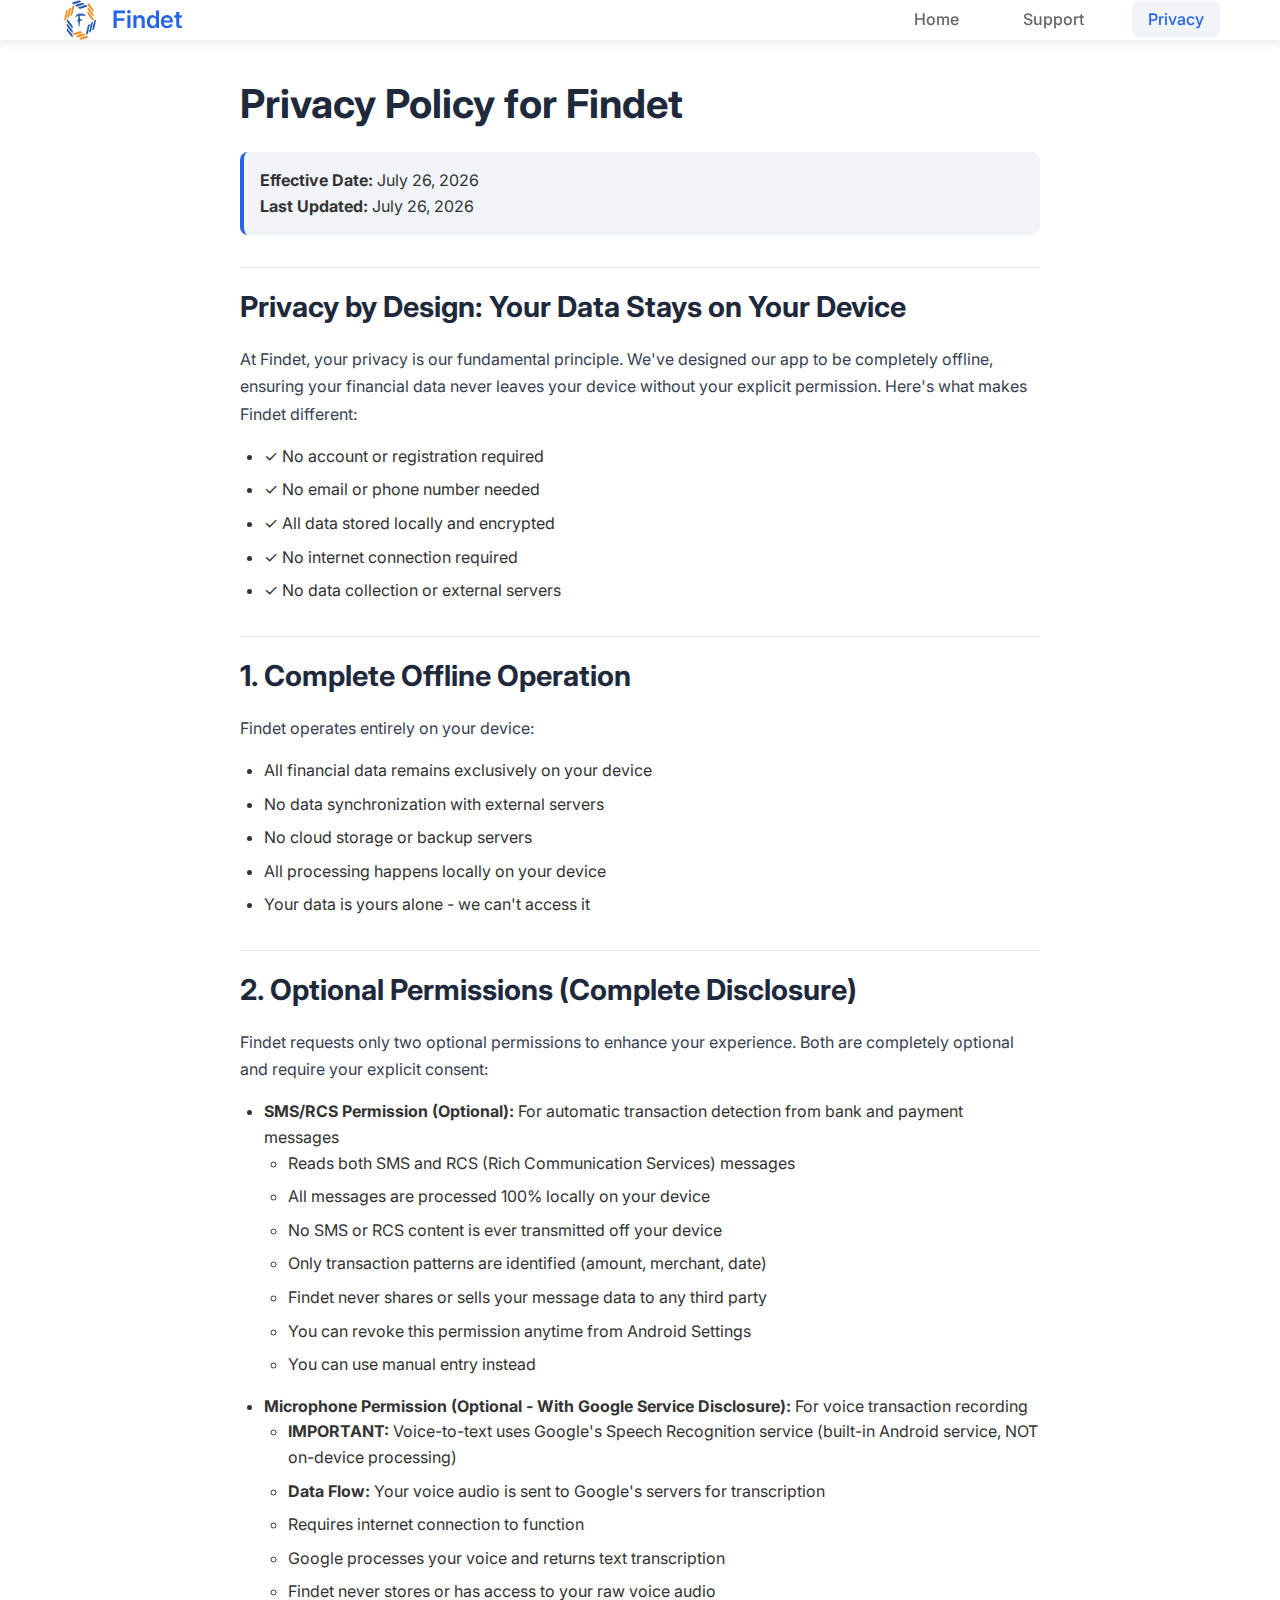
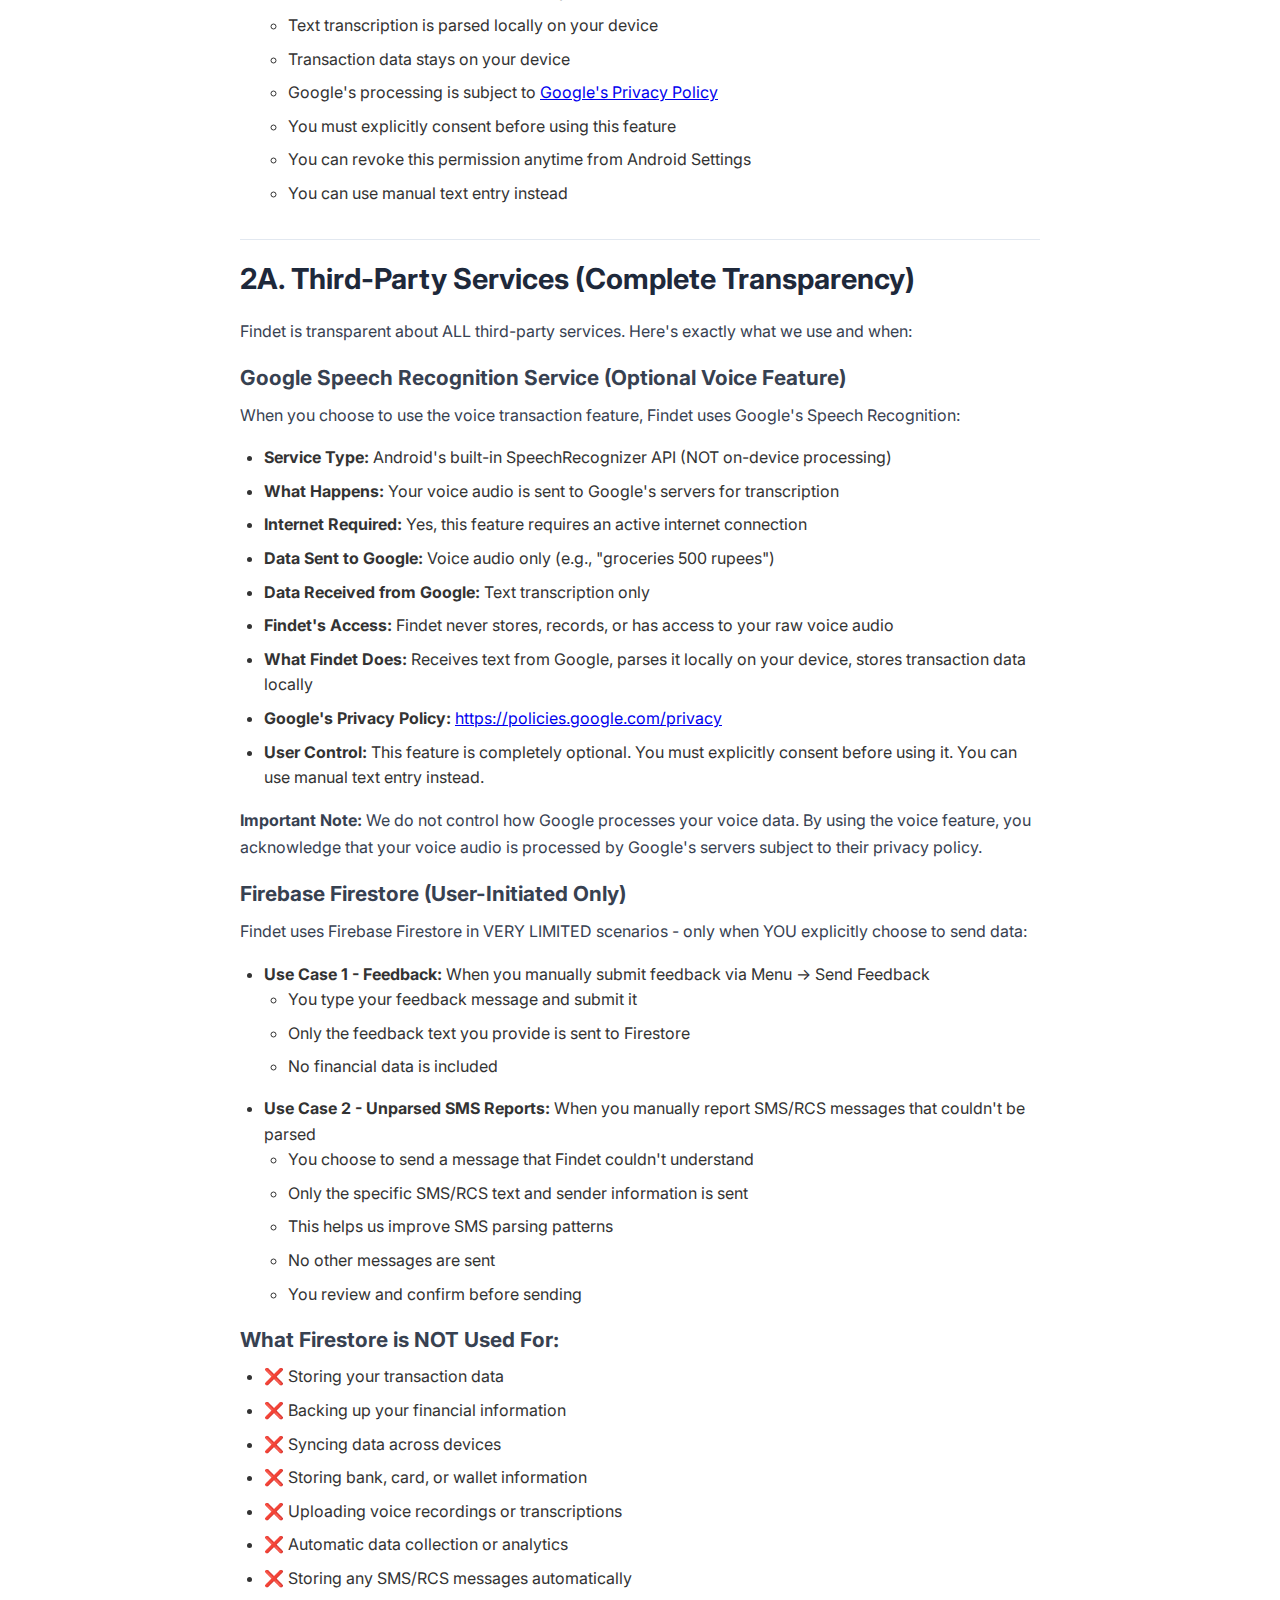
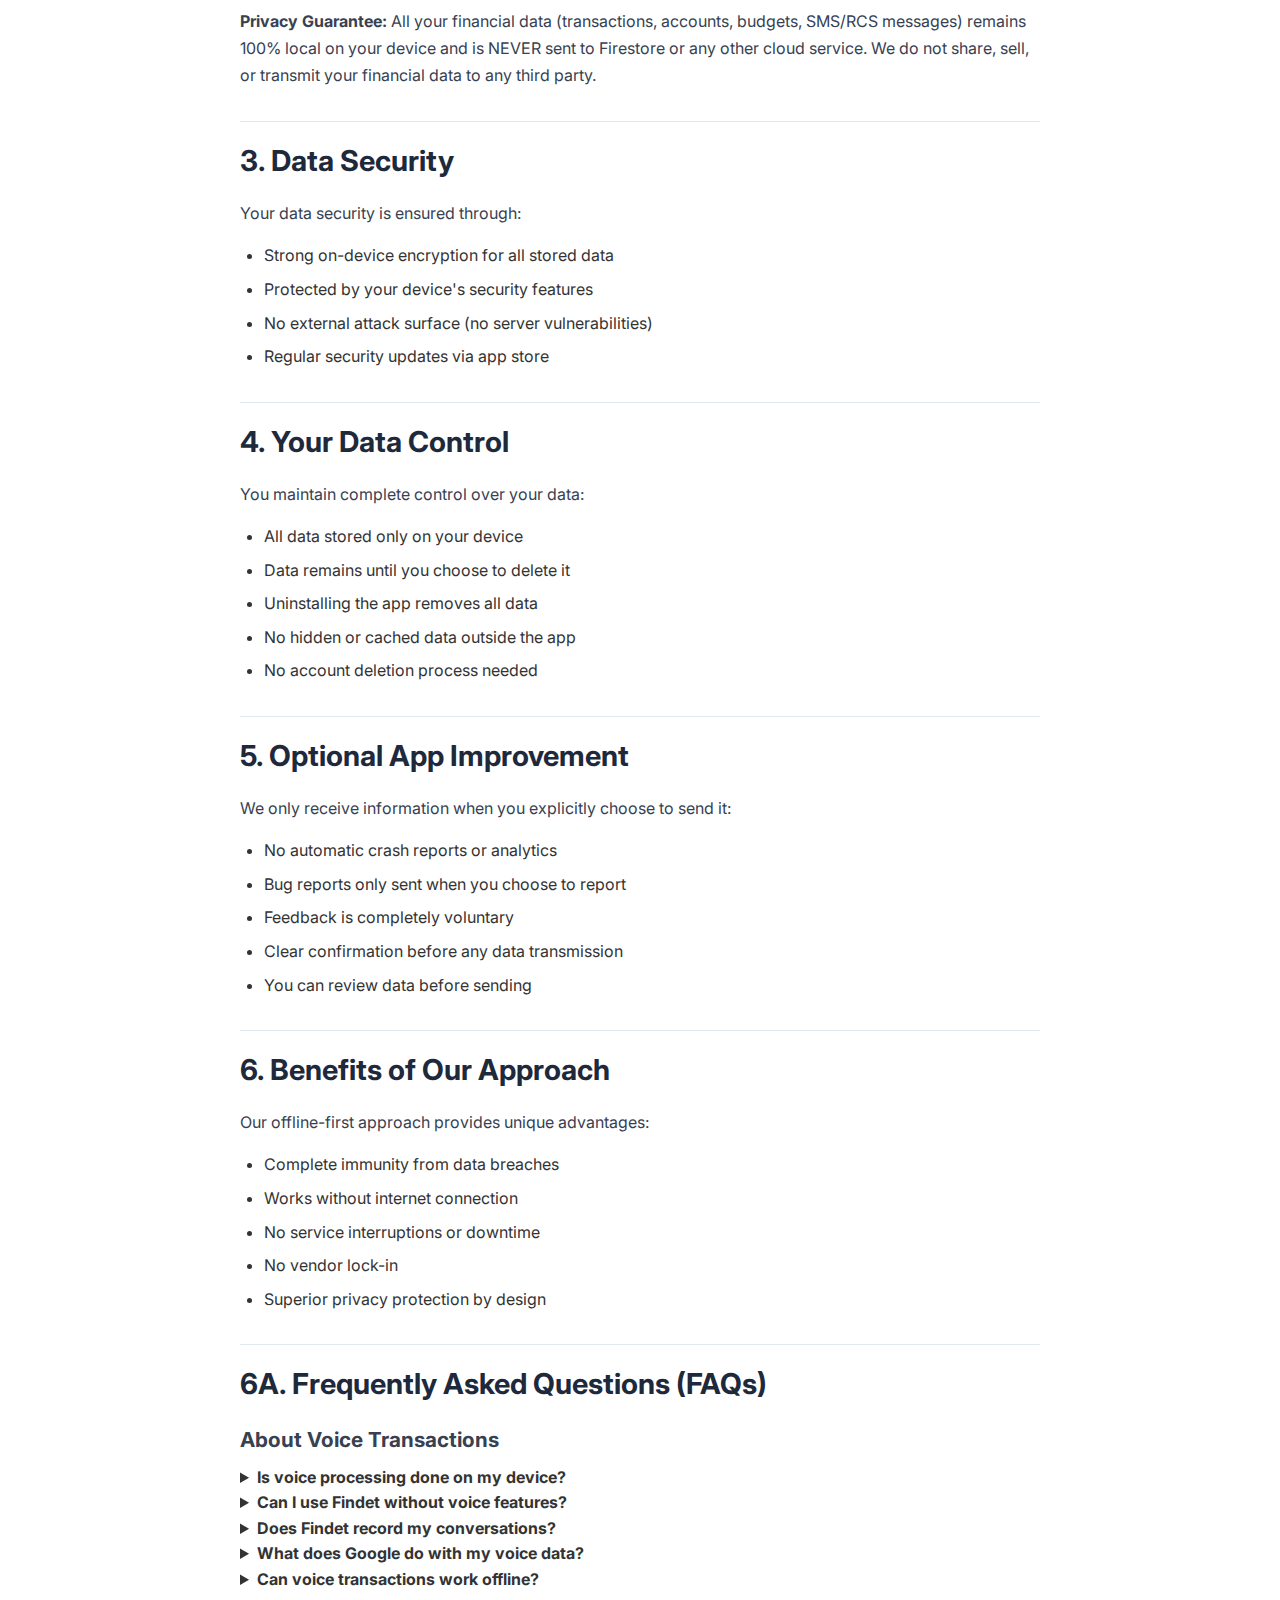
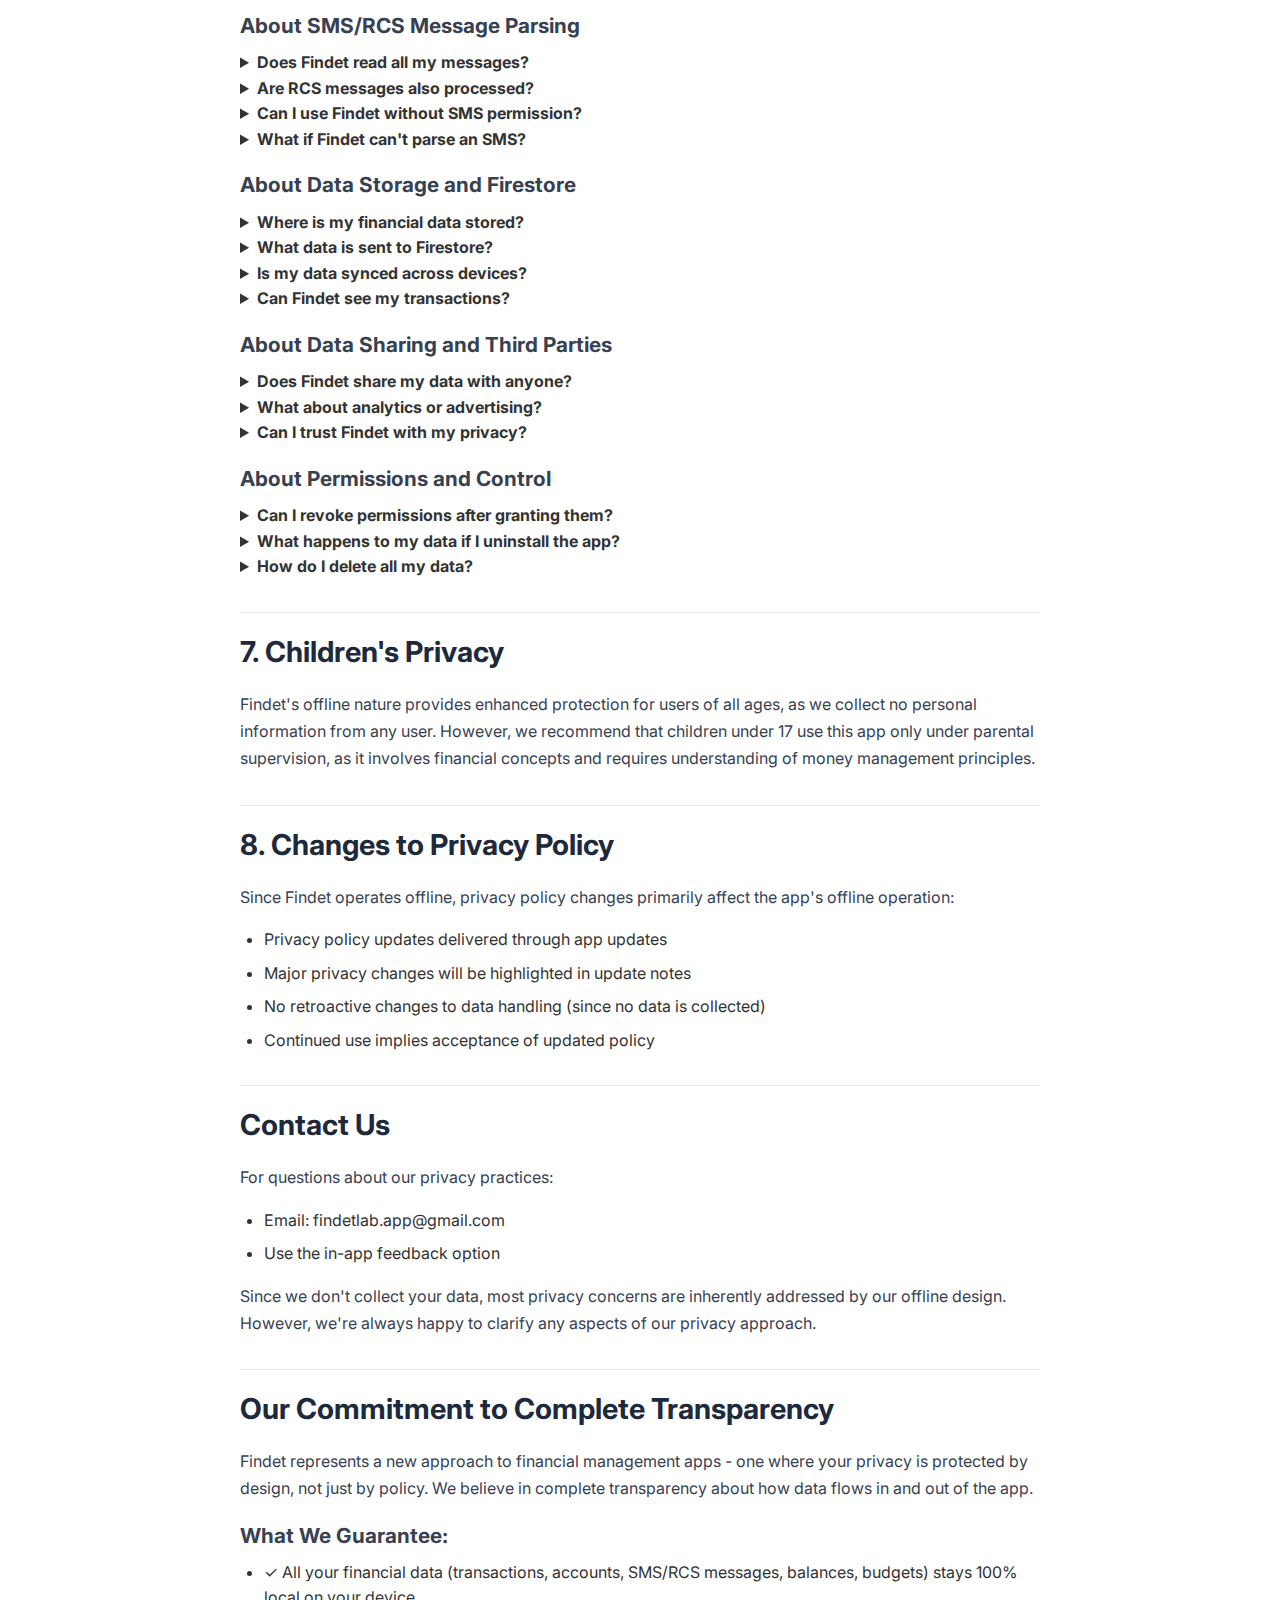
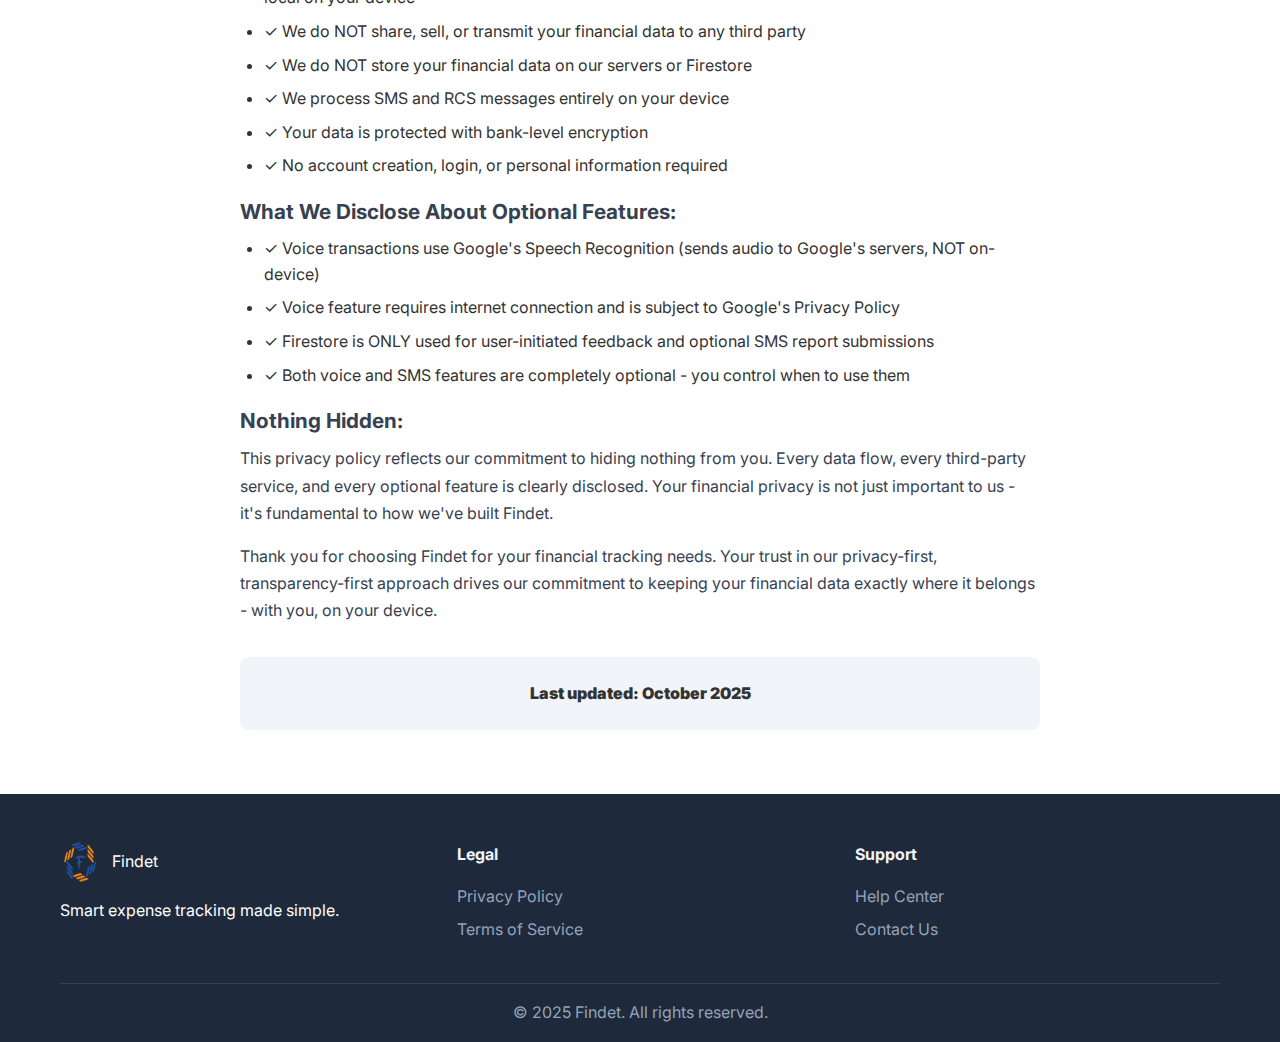
<file: privacy-policy.html>
<!DOCTYPE html>
<html lang="en">
<head>
    <meta charset="UTF-8">
    <meta name="viewport" content="width=device-width, initial-scale=1.0">
    <title>Privacy Policy - Findet</title>
    <link rel="stylesheet" href="css/style.css">
    <link href="https://fonts.googleapis.com/css2?family=Inter:wght@400;500;600;700&display=swap" rel="stylesheet">
</head>
<body>
    <header>
        <nav class="container">
            <div class="nav-brand">
                <img src="images/app-icon.png" alt="Findet" class="logo">
                <span class="brand-name">Findet</span>
            </div>
            <ul class="nav-links">
                <li><a href="index.html">Home</a></li>
                <li><a href="support.html">Support</a></li>
                <li><a href="privacy-policy.html" class="active">Privacy</a></li>
            </ul>
        </nav>
    </header>

    <main class="legal-page">
        <div class="container">
            <div class="legal-content">
                <h1>Privacy Policy for Findet</h1>
                
                <div class="legal-meta">
                    <p><strong>Effective Date:</strong> <span id="current-date"></span></p>
                    <p><strong>Last Updated:</strong> <span id="updated-date"></span></p>
                </div>

                <section class="legal-section introduction">
                    <h2>Privacy by Design: Your Data Stays on Your Device</h2>
                    <p>At Findet, your privacy is our fundamental principle. We've designed our app to be completely offline, ensuring your financial data never leaves your device without your explicit permission. Here's what makes Findet different:</p>
                    <ul class="highlight-list">
                        <li>✓ No account or registration required</li>
                        <li>✓ No email or phone number needed</li>
                        <li>✓ All data stored locally and encrypted</li>
                        <li>✓ No internet connection required</li>
                        <li>✓ No data collection or external servers</li>
                    </ul>
                </section>

                <section class="legal-section">
                    <h2>1. Complete Offline Operation</h2>
                    <p>Findet operates entirely on your device:</p>
                    <ul>
                        <li>All financial data remains exclusively on your device</li>
                        <li>No data synchronization with external servers</li>
                        <li>No cloud storage or backup servers</li>
                        <li>All processing happens locally on your device</li>
                        <li>Your data is yours alone - we can't access it</li>
                    </ul>
                </section>
                </section>

                <section class="legal-section">
                    <h2>2. Optional Permissions (Complete Disclosure)</h2>
                    <p>Findet requests only two optional permissions to enhance your experience. Both are completely optional and require your explicit consent:</p>
                    <ul>
                        <li><strong>SMS/RCS Permission (Optional):</strong> For automatic transaction detection from bank and payment messages
                            <ul>
                                <li>Reads both SMS and RCS (Rich Communication Services) messages</li>
                                <li>All messages are processed 100% locally on your device</li>
                                <li>No SMS or RCS content is ever transmitted off your device</li>
                                <li>Only transaction patterns are identified (amount, merchant, date)</li>
                                <li>Findet never shares or sells your message data to any third party</li>
                                <li>You can revoke this permission anytime from Android Settings</li>
                                <li>You can use manual entry instead</li>
                            </ul>
                        </li>
                        <li><strong>Microphone Permission (Optional - With Google Service Disclosure):</strong> For voice transaction recording
                            <ul>
                                <li><strong>IMPORTANT:</strong> Voice-to-text uses Google's Speech Recognition service (built-in Android service, NOT on-device processing)</li>
                                <li><strong>Data Flow:</strong> Your voice audio is sent to Google's servers for transcription</li>
                                <li>Requires internet connection to function</li>
                                <li>Google processes your voice and returns text transcription</li>
                                <li>Findet never stores or has access to your raw voice audio</li>
                                <li>Text transcription is parsed locally on your device</li>
                                <li>Transaction data stays on your device</li>
                                <li>Google's processing is subject to <a href="https://policies.google.com/privacy" target="_blank">Google's Privacy Policy</a></li>
                                <li>You must explicitly consent before using this feature</li>
                                <li>You can revoke this permission anytime from Android Settings</li>
                                <li>You can use manual text entry instead</li>
                            </ul>
                        </li>
                    </ul>
                </section>

                <section class="legal-section">
                    <h2>2A. Third-Party Services (Complete Transparency)</h2>
                    <p>Findet is transparent about ALL third-party services. Here's exactly what we use and when:</p>
                    
                    <h3>Google Speech Recognition Service (Optional Voice Feature)</h3>
                    <p>When you choose to use the voice transaction feature, Findet uses Google's Speech Recognition:</p>
                    <ul>
                        <li><strong>Service Type:</strong> Android's built-in SpeechRecognizer API (NOT on-device processing)</li>
                        <li><strong>What Happens:</strong> Your voice audio is sent to Google's servers for transcription</li>
                        <li><strong>Internet Required:</strong> Yes, this feature requires an active internet connection</li>
                        <li><strong>Data Sent to Google:</strong> Voice audio only (e.g., "groceries 500 rupees")</li>
                        <li><strong>Data Received from Google:</strong> Text transcription only</li>
                        <li><strong>Findet's Access:</strong> Findet never stores, records, or has access to your raw voice audio</li>
                        <li><strong>What Findet Does:</strong> Receives text from Google, parses it locally on your device, stores transaction data locally</li>
                        <li><strong>Google's Privacy Policy:</strong> <a href="https://policies.google.com/privacy" target="_blank">https://policies.google.com/privacy</a></li>
                        <li><strong>User Control:</strong> This feature is completely optional. You must explicitly consent before using it. You can use manual text entry instead.</li>
                    </ul>
                    <p><strong>Important Note:</strong> We do not control how Google processes your voice data. By using the voice feature, you acknowledge that your voice audio is processed by Google's servers subject to their privacy policy.</p>

                    <h3>Firebase Firestore (User-Initiated Only)</h3>
                    <p>Findet uses Firebase Firestore in VERY LIMITED scenarios - only when YOU explicitly choose to send data:</p>
                    <ul>
                        <li><strong>Use Case 1 - Feedback:</strong> When you manually submit feedback via Menu → Send Feedback
                            <ul>
                                <li>You type your feedback message and submit it</li>
                                <li>Only the feedback text you provide is sent to Firestore</li>
                                <li>No financial data is included</li>
                            </ul>
                        </li>
                        <li><strong>Use Case 2 - Unparsed SMS Reports:</strong> When you manually report SMS/RCS messages that couldn't be parsed
                            <ul>
                                <li>You choose to send a message that Findet couldn't understand</li>
                                <li>Only the specific SMS/RCS text and sender information is sent</li>
                                <li>This helps us improve SMS parsing patterns</li>
                                <li>No other messages are sent</li>
                                <li>You review and confirm before sending</li>
                            </ul>
                        </li>
                    </ul>

                    <h3>What Firestore is NOT Used For:</h3>
                    <ul class="highlight-list">
                        <li>❌ Storing your transaction data</li>
                        <li>❌ Backing up your financial information</li>
                        <li>❌ Syncing data across devices</li>
                        <li>❌ Storing bank, card, or wallet information</li>
                        <li>❌ Uploading voice recordings or transcriptions</li>
                        <li>❌ Automatic data collection or analytics</li>
                        <li>❌ Storing any SMS/RCS messages automatically</li>
                    </ul>

                    <p><strong>Privacy Guarantee:</strong> All your financial data (transactions, accounts, budgets, SMS/RCS messages) remains 100% local on your device and is NEVER sent to Firestore or any other cloud service. We do not share, sell, or transmit your financial data to any third party.</p>
                </section>

                <section class="legal-section">
                    <h2>3. Data Security</h2>
                    <p>Your data security is ensured through:</p>
                    <ul>
                        <li>Strong on-device encryption for all stored data</li>
                        <li>Protected by your device's security features</li>
                        <li>No external attack surface (no server vulnerabilities)</li>
                        <li>Regular security updates via app store</li>
                    </ul>
                </section>

                <section class="legal-section">
                    <h2>4. Your Data Control</h2>
                    <p>You maintain complete control over your data:</p>
                    <ul>
                        <li>All data stored only on your device</li>
                        <li>Data remains until you choose to delete it</li>
                        <li>Uninstalling the app removes all data</li>
                        <li>No hidden or cached data outside the app</li>
                        <li>No account deletion process needed</li>
                    </ul>
                </section>

                <section class="legal-section">
                    <h2>5. Optional App Improvement</h2>
                    <p>We only receive information when you explicitly choose to send it:</p>
                    <ul>
                        <li>No automatic crash reports or analytics</li>
                        <li>Bug reports only sent when you choose to report</li>
                        <li>Feedback is completely voluntary</li>
                        <li>Clear confirmation before any data transmission</li>
                        <li>You can review data before sending</li>
                    </ul>
                </section>

                <section class="legal-section">
                    <h2>6. Benefits of Our Approach</h2>
                    <p>Our offline-first approach provides unique advantages:</p>
                    <ul>
                        <li>Complete immunity from data breaches</li>
                        <li>Works without internet connection</li>
                        <li>No service interruptions or downtime</li>
                        <li>No vendor lock-in</li>
                        <li>Superior privacy protection by design</li>
                    </ul>
                </section>

                <section class="legal-section">
                    <h2>6A. Frequently Asked Questions (FAQs)</h2>
                    
                    <h3>About Voice Transactions</h3>
                    <details>
                        <summary><strong>Is voice processing done on my device?</strong></summary>
                        <p>No. Voice-to-text uses Google's Speech Recognition service, which sends audio to Google's servers. However, the transcribed text is then parsed locally on your device, and transaction data stays local.</p>
                    </details>

                    <details>
                        <summary><strong>Can I use Findet without voice features?</strong></summary>
                        <p>Yes! Voice transactions are completely optional. You can always use manual text entry for transactions.</p>
                    </details>

                    <details>
                        <summary><strong>Does Findet record my conversations?</strong></summary>
                        <p>No. Recording only happens when you explicitly tap the microphone button. There is no background listening or continuous monitoring.</p>
                    </details>

                    <details>
                        <summary><strong>What does Google do with my voice data?</strong></summary>
                        <p>Google processes voice audio to provide transcription. Please refer to Google's Privacy Policy for details on their data handling practices. Findet does not control Google's processing.</p>
                    </details>

                    <details>
                        <summary><strong>Can voice transactions work offline?</strong></summary>
                        <p>No. Voice-to-text requires an internet connection to send audio to Google's servers. However, manual transaction entry works 100% offline.</p>
                    </details>

                    <h3>About SMS/RCS Message Parsing</h3>
                    <details>
                        <summary><strong>Does Findet read all my messages?</strong></summary>
                        <p>Findet only scans for transaction-related patterns in SMS and RCS messages. All processing happens locally on your device. No message content leaves your device.</p>
                    </details>

                    <details>
                        <summary><strong>Are RCS messages also processed?</strong></summary>
                        <p>Yes. Findet processes both SMS and RCS messages for transaction detection. Both are processed locally with the same privacy guarantees.</p>
                    </details>

                    <details>
                        <summary><strong>Can I use Findet without SMS permission?</strong></summary>
                        <p>Yes! SMS permission is completely optional. You can manually enter all transactions without granting SMS access.</p>
                    </details>

                    <details>
                        <summary><strong>What if Findet can't parse an SMS?</strong></summary>
                        <p>If you choose, you can manually report unparsed SMS to help us improve. This is optional and requires your explicit confirmation. Only that specific SMS is sent to our Firestore database.</p>
                    </details>

                    <h3>About Data Storage and Firestore</h3>
                    <details>
                        <summary><strong>Where is my financial data stored?</strong></summary>
                        <p>All financial data (transactions, accounts, balances, budgets) is stored locally on your device in encrypted storage. It never leaves your device unless you explicitly export or share it.</p>
                    </details>

                    <details>
                        <summary><strong>What data is sent to Firestore?</strong></summary>
                        <p>Firestore is ONLY used for: (1) User-initiated feedback when you submit feedback via the app, and (2) Unparsed SMS reports when you choose to report an SMS that couldn't be parsed. Your financial data is NEVER sent to Firestore or any cloud service.</p>
                    </details>

                    <details>
                        <summary><strong>Is my data synced across devices?</strong></summary>
                        <p>No. Findet does not sync data across devices. All data stays on the device where you created it. This ensures maximum privacy.</p>
                    </details>

                    <details>
                        <summary><strong>Can Findet see my transactions?</strong></summary>
                        <p>No. The developer cannot see your transactions, SMS messages, or any financial data. Everything stays encrypted on your device.</p>
                    </details>

                    <h3>About Data Sharing and Third Parties</h3>
                    <details>
                        <summary><strong>Does Findet share my data with anyone?</strong></summary>
                        <p>Findet does NOT share, sell, or transmit your financial data to ANY third party. The only external service used is Google Speech Recognition (optional, for voice feature only), which receives voice audio but NOT your financial data.</p>
                    </details>

                    <details>
                        <summary><strong>What about analytics or advertising?</strong></summary>
                        <p>Findet has NO analytics, NO advertising networks, and NO tracking. We don't collect usage data or show ads.</p>
                    </details>

                    <details>
                        <summary><strong>Can I trust Findet with my privacy?</strong></summary>
                        <p>Yes. Findet is designed with privacy-first principles: All financial data stays on your device, no account creation required, no automatic data collection, no data sharing with third parties, complete transparency about optional features (voice, SMS), and you control all permissions and data.</p>
                    </details>

                    <h3>About Permissions and Control</h3>
                    <details>
                        <summary><strong>Can I revoke permissions after granting them?</strong></summary>
                        <p>Yes! Both SMS and microphone permissions can be revoked anytime from Android Settings → Apps → Findet → Permissions. Revoking permissions does not send any data to us.</p>
                    </details>

                    <details>
                        <summary><strong>What happens to my data if I uninstall the app?</strong></summary>
                        <p>When you uninstall Findet, all local data is deleted from your device. Since we don't store data on servers, there's nothing to delete from cloud storage.</p>
                    </details>

                    <details>
                        <summary><strong>How do I delete all my data?</strong></summary>
                        <p>Go to Menu → Settings → Clear All Data, or simply uninstall the app. All data is stored locally, so this removes everything.</p>
                    </details>
                </section>

                <section class="legal-section">
                    <h2>7. Children's Privacy</h2>
                    <p>Findet's offline nature provides enhanced protection for users of all ages, as we collect no personal information from any user. However, we recommend that children under 17 use this app only under parental supervision, as it involves financial concepts and requires understanding of money management principles.</p>
                </section>

                <section class="legal-section">
                    <h2>8. Changes to Privacy Policy</h2>
                    <p>Since Findet operates offline, privacy policy changes primarily affect the app's offline operation:</p>
                    <ul>
                        <li>Privacy policy updates delivered through app updates</li>
                        <li>Major privacy changes will be highlighted in update notes</li>
                        <li>No retroactive changes to data handling (since no data is collected)</li>
                        <li>Continued use implies acceptance of updated policy</li>
                    </ul>
                </section>

                <section class="legal-section">
                    <h2>Contact Us</h2>
                    <p>For questions about our privacy practices:</p>
                    <ul>
                        <li>Email: findetlab.app@gmail.com</li>
                        <li>Use the in-app feedback option</li>
                    </ul>
                    <p>Since we don't collect your data, most privacy concerns are inherently addressed by our offline design. However, we're always happy to clarify any aspects of our privacy approach.</p>
                </section>

                <section class="legal-section conclusion">
                    <h2>Our Commitment to Complete Transparency</h2>
                    <p>Findet represents a new approach to financial management apps - one where your privacy is protected by design, not just by policy. We believe in complete transparency about how data flows in and out of the app.</p>
                    
                    <h3>What We Guarantee:</h3>
                    <ul class="highlight-list">
                        <li>✓ All your financial data (transactions, accounts, SMS/RCS messages, balances, budgets) stays 100% local on your device</li>
                        <li>✓ We do NOT share, sell, or transmit your financial data to any third party</li>
                        <li>✓ We do NOT store your financial data on our servers or Firestore</li>
                        <li>✓ We process SMS and RCS messages entirely on your device</li>
                        <li>✓ Your data is protected with bank-level encryption</li>
                        <li>✓ No account creation, login, or personal information required</li>
                    </ul>

                    <h3>What We Disclose About Optional Features:</h3>
                    <ul class="highlight-list">
                        <li>✓ Voice transactions use Google's Speech Recognition (sends audio to Google's servers, NOT on-device)</li>
                        <li>✓ Voice feature requires internet connection and is subject to Google's Privacy Policy</li>
                        <li>✓ Firestore is ONLY used for user-initiated feedback and optional SMS report submissions</li>
                        <li>✓ Both voice and SMS features are completely optional - you control when to use them</li>
                    </ul>

                    <h3>Nothing Hidden:</h3>
                    <p>This privacy policy reflects our commitment to hiding nothing from you. Every data flow, every third-party service, and every optional feature is clearly disclosed. Your financial privacy is not just important to us - it's fundamental to how we've built Findet.</p>
                    
                    <p>Thank you for choosing Findet for your financial tracking needs. Your trust in our privacy-first, transparency-first approach drives our commitment to keeping your financial data exactly where it belongs - with you, on your device.</p>
                </section>

                <div class="legal-footer">
                    <p><strong>Last updated: October 2025</strong></p>
                </div>
            </div>
        </div>
    </main>

    <footer>
        <div class="container">
            <div class="footer-content">
                <div class="footer-section">
                    <div class="footer-brand">
                        <img src="images/app-icon.png" alt="Findet" class="footer-logo">
                        <span class="brand-name">Findet</span>
                    </div>
                    <p>Smart expense tracking made simple.</p>
                </div>
                <div class="footer-section">
                    <h4>Legal</h4>
                    <ul>
                        <li><a href="privacy-policy.html">Privacy Policy</a></li>
                        <li><a href="terms.html">Terms of Service</a></li>
                    </ul>
                </div>
                <div class="footer-section">
                    <h4>Support</h4>
                    <ul>
                        <li><a href="support.html">Help Center</a></li>
                        <li><a href="mailto:findetlab.app@gmail.com">Contact Us</a></li>
                    </ul>
                </div>
            </div>
            <div class="footer-bottom">
                <p>&copy; 2025 Findet. All rights reserved.</p>
            </div>
        </div>
    </footer>

    <script>
        // Set current date
        const currentDate = new Date().toLocaleDateString('en-US', {
            year: 'numeric',
            month: 'long',
            day: 'numeric'
        });
        
        document.getElementById('current-date').textContent = currentDate;
        document.getElementById('updated-date').textContent = currentDate;
        document.getElementById('footer-date').textContent = currentDate;
        document.getElementById('footer-effective-date').textContent = currentDate;
    </script>
</body>
</html>
</file>
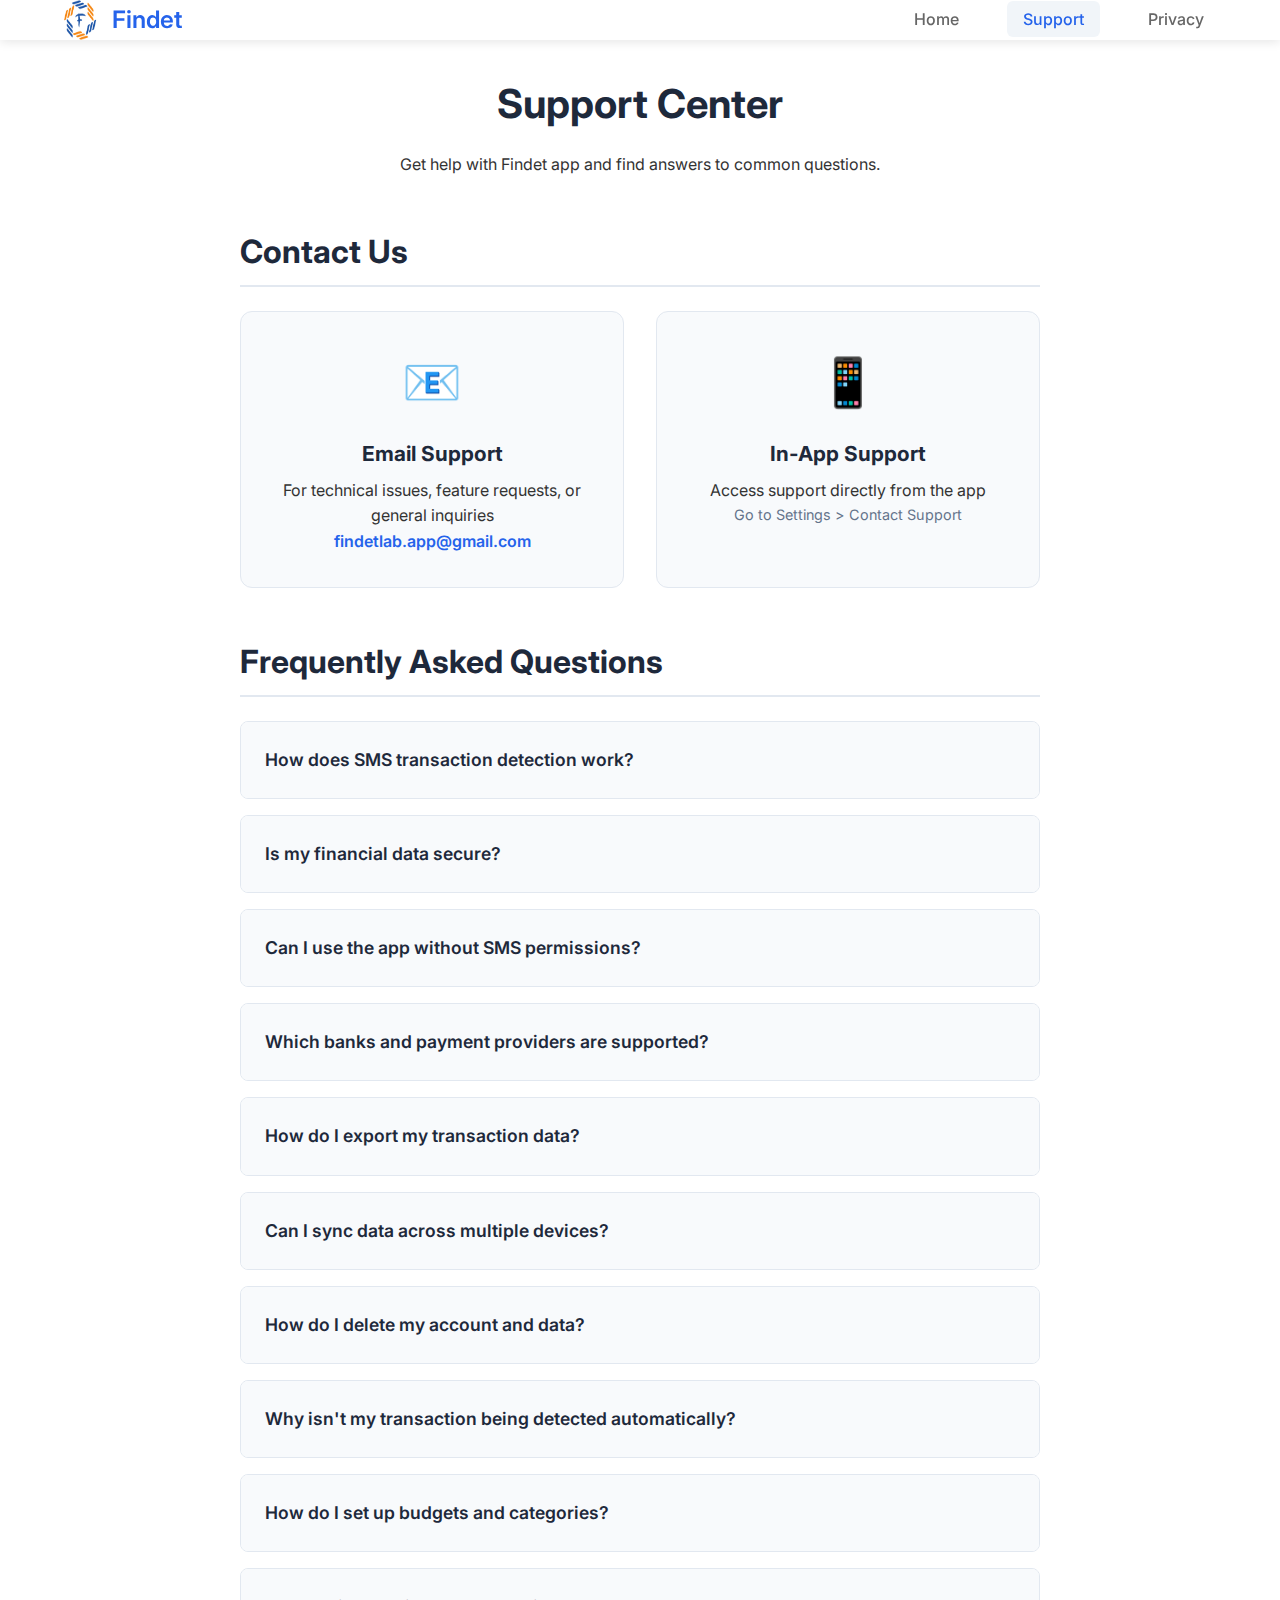
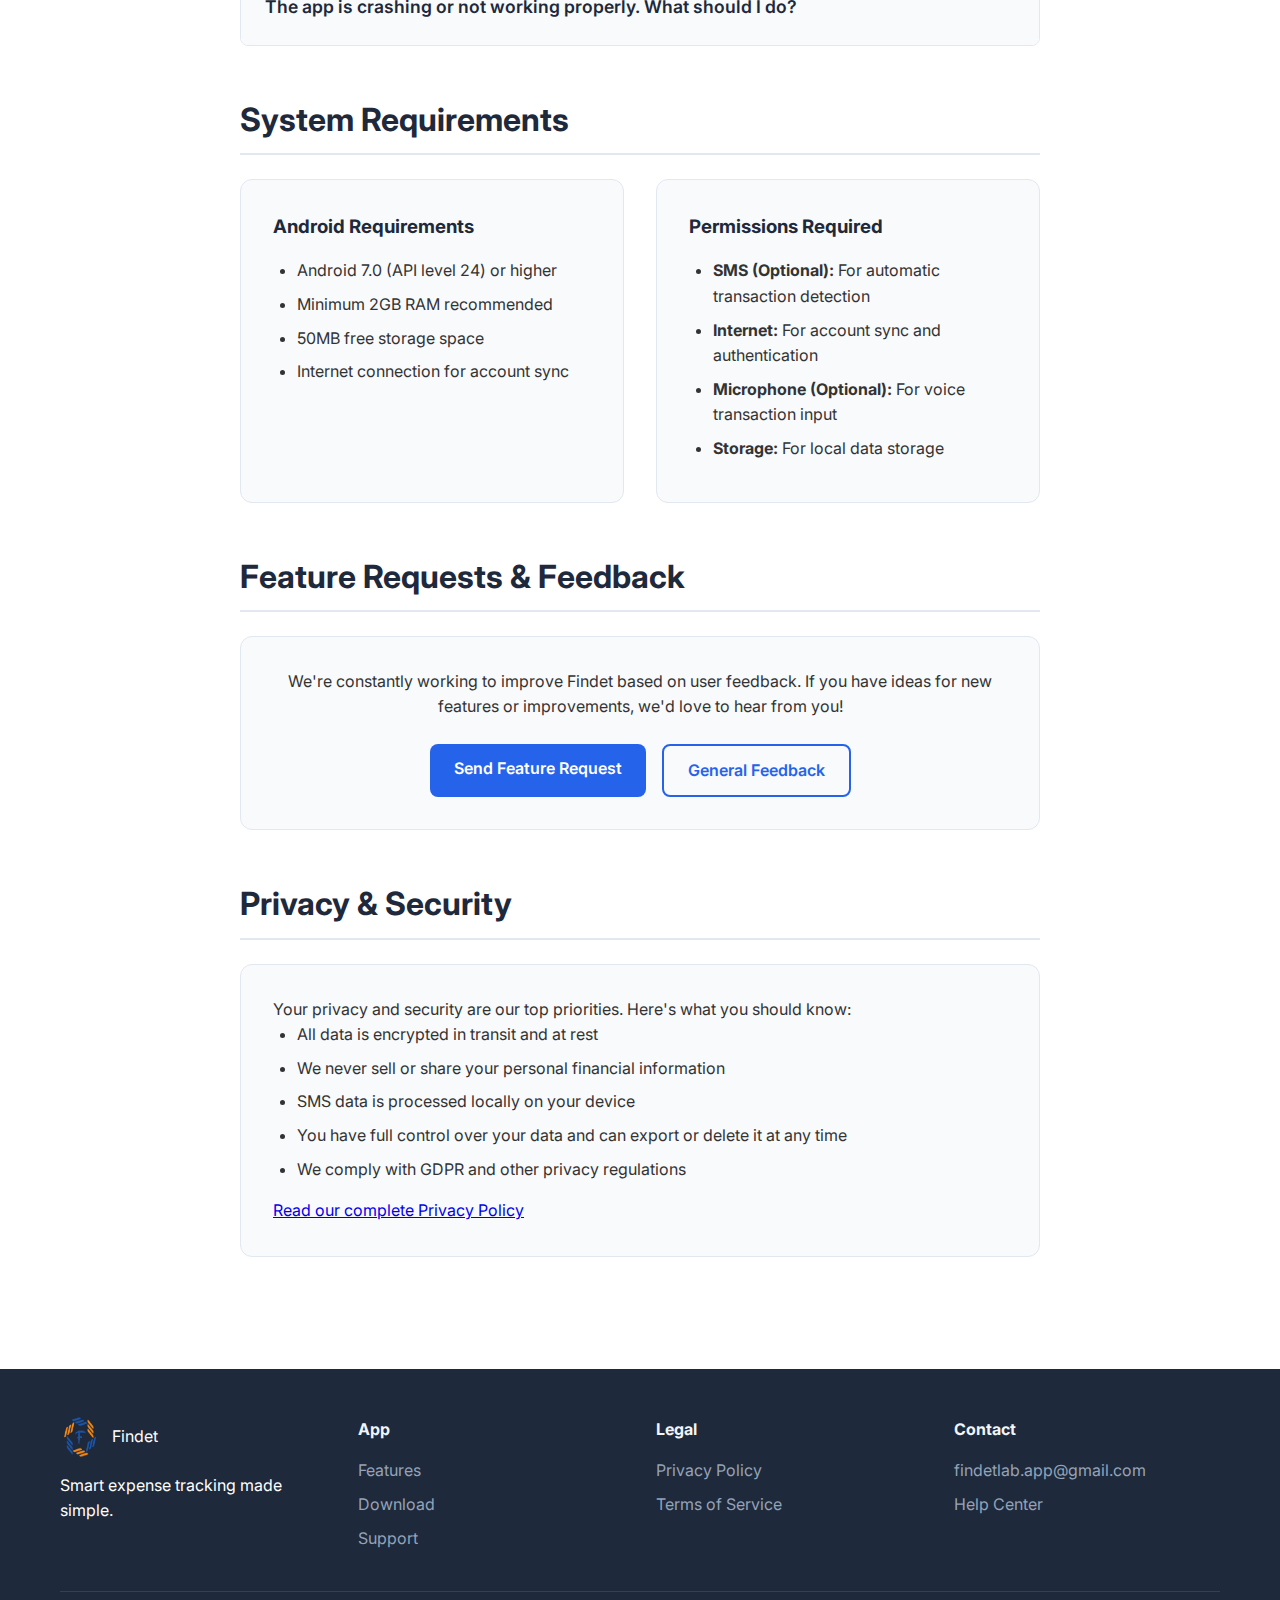
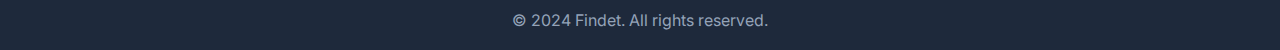
<file: support.html>
<!DOCTYPE html>
<html lang="en">
<head>
    <meta charset="UTF-8">
    <meta name="viewport" content="width=device-width, initial-scale=1.0">
    <title>Support - Findet</title>
    <link rel="stylesheet" href="css/style.css">
    <link href="https://fonts.googleapis.com/css2?family=Inter:wght@400;500;600;700&display=swap" rel="stylesheet">
</head>
<body>
    <header>
        <nav class="container">
            <div class="nav-brand">
                <img src="images/app-icon.png" alt="Findet" class="logo">
                <span class="brand-name">Findet</span>
            </div>
            <ul class="nav-links">
                <li><a href="index.html">Home</a></li>
                <li><a href="support.html" class="active">Support</a></li>
                <li><a href="privacy-policy.html">Privacy</a></li>
            </ul>
        </nav>
    </header>

    <main class="support-page">
        <div class="container">
            <div class="support-header">
                <h1>Support Center</h1>
                <p>Get help with Findet app and find answers to common questions.</p>
            </div>

            <div class="support-content">
                <!-- Contact Section -->
                <section class="support-section">
                    <h2>Contact Us</h2>
                    <div class="contact-grid">
                        <div class="contact-card">
                            <div class="contact-icon">📧</div>
                            <h3>Email Support</h3>
                            <p>For technical issues, feature requests, or general inquiries</p>
                            <a href="mailto:findetlab.app@gmail.com" class="contact-link">findetlab.app@gmail.com</a>
                        </div>
                        <div class="contact-card">
                            <div class="contact-icon">📱</div>
                            <h3>In-App Support</h3>
                            <p>Access support directly from the app</p>
                            <p class="contact-detail">Go to Settings > Contact Support</p>
                        </div>
                    </div>
                </section>

                <!-- FAQ Section -->
                <section class="support-section">
                    <h2>Frequently Asked Questions</h2>
                    <div class="faq-list">
                        <div class="faq-item">
                            <h3 class="faq-question">How does SMS transaction detection work?</h3>
                            <div class="faq-answer">
                                <p>Findet reads SMS messages from banks and payment providers to automatically detect and categorize transactions. The app only processes transaction-related messages and ignores other SMS content. You can grant or revoke SMS permissions at any time in your device settings.</p>
                            </div>
                        </div>

                        <div class="faq-item">
                            <h3 class="faq-question">Is my financial data secure?</h3>
                            <div class="faq-answer">
                                <p>Yes, your data is highly secure. All information is encrypted both on your device and during transmission. We use Google Firebase for secure cloud storage, and we never share your personal financial information with third parties. You can read our full Privacy Policy for complete details.</p>
                            </div>
                        </div>

                        <div class="faq-item">
                            <h3 class="faq-question">Can I use the app without SMS permissions?</h3>
                            <div class="faq-answer">
                                <p>Absolutely! You can manually enter transactions if you prefer not to grant SMS permissions. The app works fully without SMS access, though you'll need to input transactions manually.</p>
                            </div>
                        </div>

                        <div class="faq-item">
                            <h3 class="faq-question">Which banks and payment providers are supported?</h3>
                            <div class="faq-answer">
                                <p>Findet supports major Indian banks including HDFC, ICICI, SBI, Axis Bank, Kotak, HSBC, and many others. It also works with digital payment platforms like PhonePe, Google Pay, Paytm, and UPI transactions. If your bank isn't recognized, you can manually add transactions.</p>
                            </div>
                        </div>

                        <div class="faq-item">
                            <h3 class="faq-question">How do I export my transaction data?</h3>
                            <div class="faq-answer">
                                <p>You can export your transaction data from the app's settings. Go to Settings > Data Management > Export Data. You can choose to export in CSV format for use in other applications.</p>
                            </div>
                        </div>

                        <div class="faq-item">
                            <h3 class="faq-question">Can I sync data across multiple devices?</h3>
                            <div class="faq-answer">
                                <p>Yes, if you create an account, your data will be synchronized across all devices where you're logged in. This ensures you can access your financial data from your phone, tablet, or any other device.</p>
                            </div>
                        </div>

                        <div class="faq-item">
                            <h3 class="faq-question">How do I delete my account and data?</h3>
                            <div class="faq-answer">
                                <p>To delete your account, go to Settings > Account > Delete Account. This will permanently remove all your data from our servers within 30 days. This action cannot be undone, so please make sure to export any data you want to keep.</p>
                            </div>
                        </div>

                        <div class="faq-item">
                            <h3 class="faq-question">Why isn't my transaction being detected automatically?</h3>
                            <div class="faq-answer">
                                <p>This can happen if:</p>
                                <ul>
                                    <li>Your bank uses a message format that isn't recognized yet</li>
                                    <li>SMS permissions aren't granted</li>
                                    <li>The message doesn't contain standard transaction keywords</li>
                                </ul>
                                <p>You can manually add the transaction and send us the SMS format so we can add support for it in future updates.</p>
                            </div>
                        </div>

                        <div class="faq-item">
                            <h3 class="faq-question">How do I set up budgets and categories?</h3>
                            <div class="faq-answer">
                                <p>Go to the Categories section in the app to create custom categories for your expenses. For budgets, navigate to the Budget section where you can set monthly limits for different categories and track your progress.</p>
                            </div>
                        </div>

                        <div class="faq-item">
                            <h3 class="faq-question">The app is crashing or not working properly. What should I do?</h3>
                            <div class="faq-answer">
                                <p>Try these steps:</p>
                                <ol>
                                    <li>Force close and restart the app</li>
                                    <li>Restart your device</li>
                                    <li>Check if you have the latest version of the app</li>
                                    <li>Clear the app cache (Android Settings > Apps > Findet > Storage > Clear Cache)</li>
                                </ol>
                                <p>If the issue persists, please contact our support team with details about the problem.</p>
                            </div>
                        </div>
                    </div>
                </section>

                <!-- System Requirements -->
                <section class="support-section">
                    <h2>System Requirements</h2>
                    <div class="requirements">
                        <div class="requirement-item">
                            <h3>Android Requirements</h3>
                            <ul>
                                <li>Android 7.0 (API level 24) or higher</li>
                                <li>Minimum 2GB RAM recommended</li>
                                <li>50MB free storage space</li>
                                <li>Internet connection for account sync</li>
                            </ul>
                        </div>
                        <div class="requirement-item">
                            <h3>Permissions Required</h3>
                            <ul>
                                <li><strong>SMS (Optional):</strong> For automatic transaction detection</li>
                                <li><strong>Internet:</strong> For account sync and authentication</li>
                                <li><strong>Microphone (Optional):</strong> For voice transaction input</li>
                                <li><strong>Storage:</strong> For local data storage</li>
                            </ul>
                        </div>
                    </div>
                </section>

                <!-- Feature Requests -->
                <section class="support-section">
                    <h2>Feature Requests & Feedback</h2>
                    <div class="feedback-content">
                        <p>We're constantly working to improve Findet based on user feedback. If you have ideas for new features or improvements, we'd love to hear from you!</p>
                        <div class="feedback-actions">
                            <a href="mailto:findetlab.app@gmail.com?subject=Feature Request - Findet" class="btn btn-primary">Send Feature Request</a>
                            <a href="mailto:findetlab.app@gmail.com?subject=Feedback - Findet" class="btn btn-secondary">General Feedback</a>
                        </div>
                    </div>
                </section>

                <!-- Privacy & Security -->
                <section class="support-section">
                    <h2>Privacy & Security</h2>
                    <div class="privacy-content">
                        <p>Your privacy and security are our top priorities. Here's what you should know:</p>
                        <ul>
                            <li>All data is encrypted in transit and at rest</li>
                            <li>We never sell or share your personal financial information</li>
                            <li>SMS data is processed locally on your device</li>
                            <li>You have full control over your data and can export or delete it at any time</li>
                            <li>We comply with GDPR and other privacy regulations</li>
                        </ul>
                        <p><a href="privacy-policy.html">Read our complete Privacy Policy</a></p>
                    </div>
                </section>
            </div>
        </div>
    </main>

    <footer>
        <div class="container">
            <div class="footer-content">
                <div class="footer-section">
                    <div class="footer-brand">
                        <img src="images/app-icon.png" alt="Findet" class="footer-logo">
                        <span class="brand-name">Findet</span>
                    </div>
                    <p>Smart expense tracking made simple.</p>
                </div>
                <div class="footer-section">
                    <h4>App</h4>
                    <ul>
                        <li><a href="index.html#features">Features</a></li>
                        <li><a href="index.html#download">Download</a></li>
                        <li><a href="support.html">Support</a></li>
                    </ul>
                </div>
                <div class="footer-section">
                    <h4>Legal</h4>
                    <ul>
                        <li><a href="privacy-policy.html">Privacy Policy</a></li>
                        <li><a href="terms.html">Terms of Service</a></li>
                    </ul>
                </div>
                <div class="footer-section">
                    <h4>Contact</h4>
                    <ul>
                        <li><a href="mailto:findetlab.app@gmail.com">findetlab.app@gmail.com</a></li>
                        <li><a href="support.html">Help Center</a></li>
                    </ul>
                </div>
            </div>
            <div class="footer-bottom">
                <p>&copy; 2024 Findet. All rights reserved.</p>
            </div>
        </div>
    </footer>

    <script>
        // FAQ accordion functionality
        document.querySelectorAll('.faq-question').forEach(question => {
            question.addEventListener('click', () => {
                const faqItem = question.parentElement;
                const answer = faqItem.querySelector('.faq-answer');
                
                // Toggle active class
                faqItem.classList.toggle('active');
                
                // Close other open items
                document.querySelectorAll('.faq-item').forEach(item => {
                    if (item !== faqItem) {
                        item.classList.remove('active');
                    }
                });
            });
        });
    </script>
</body>
</html>
</file>
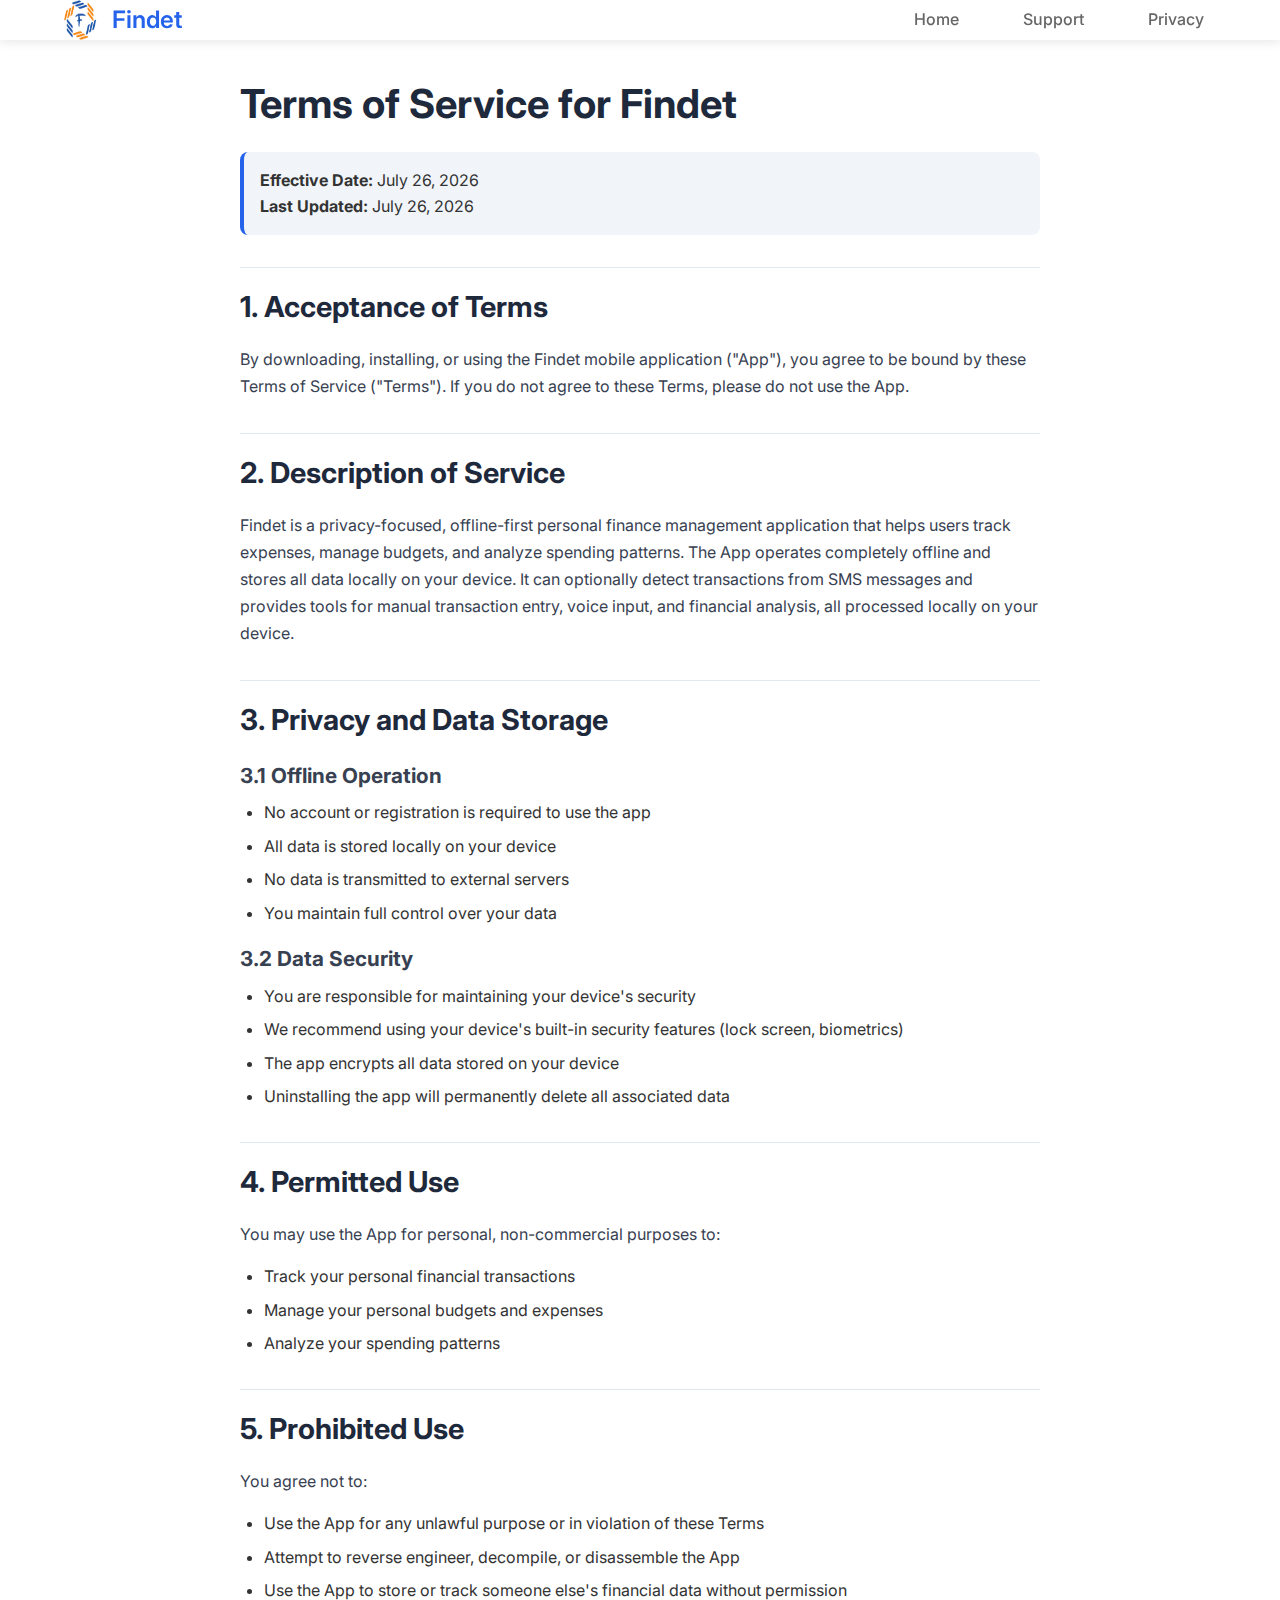
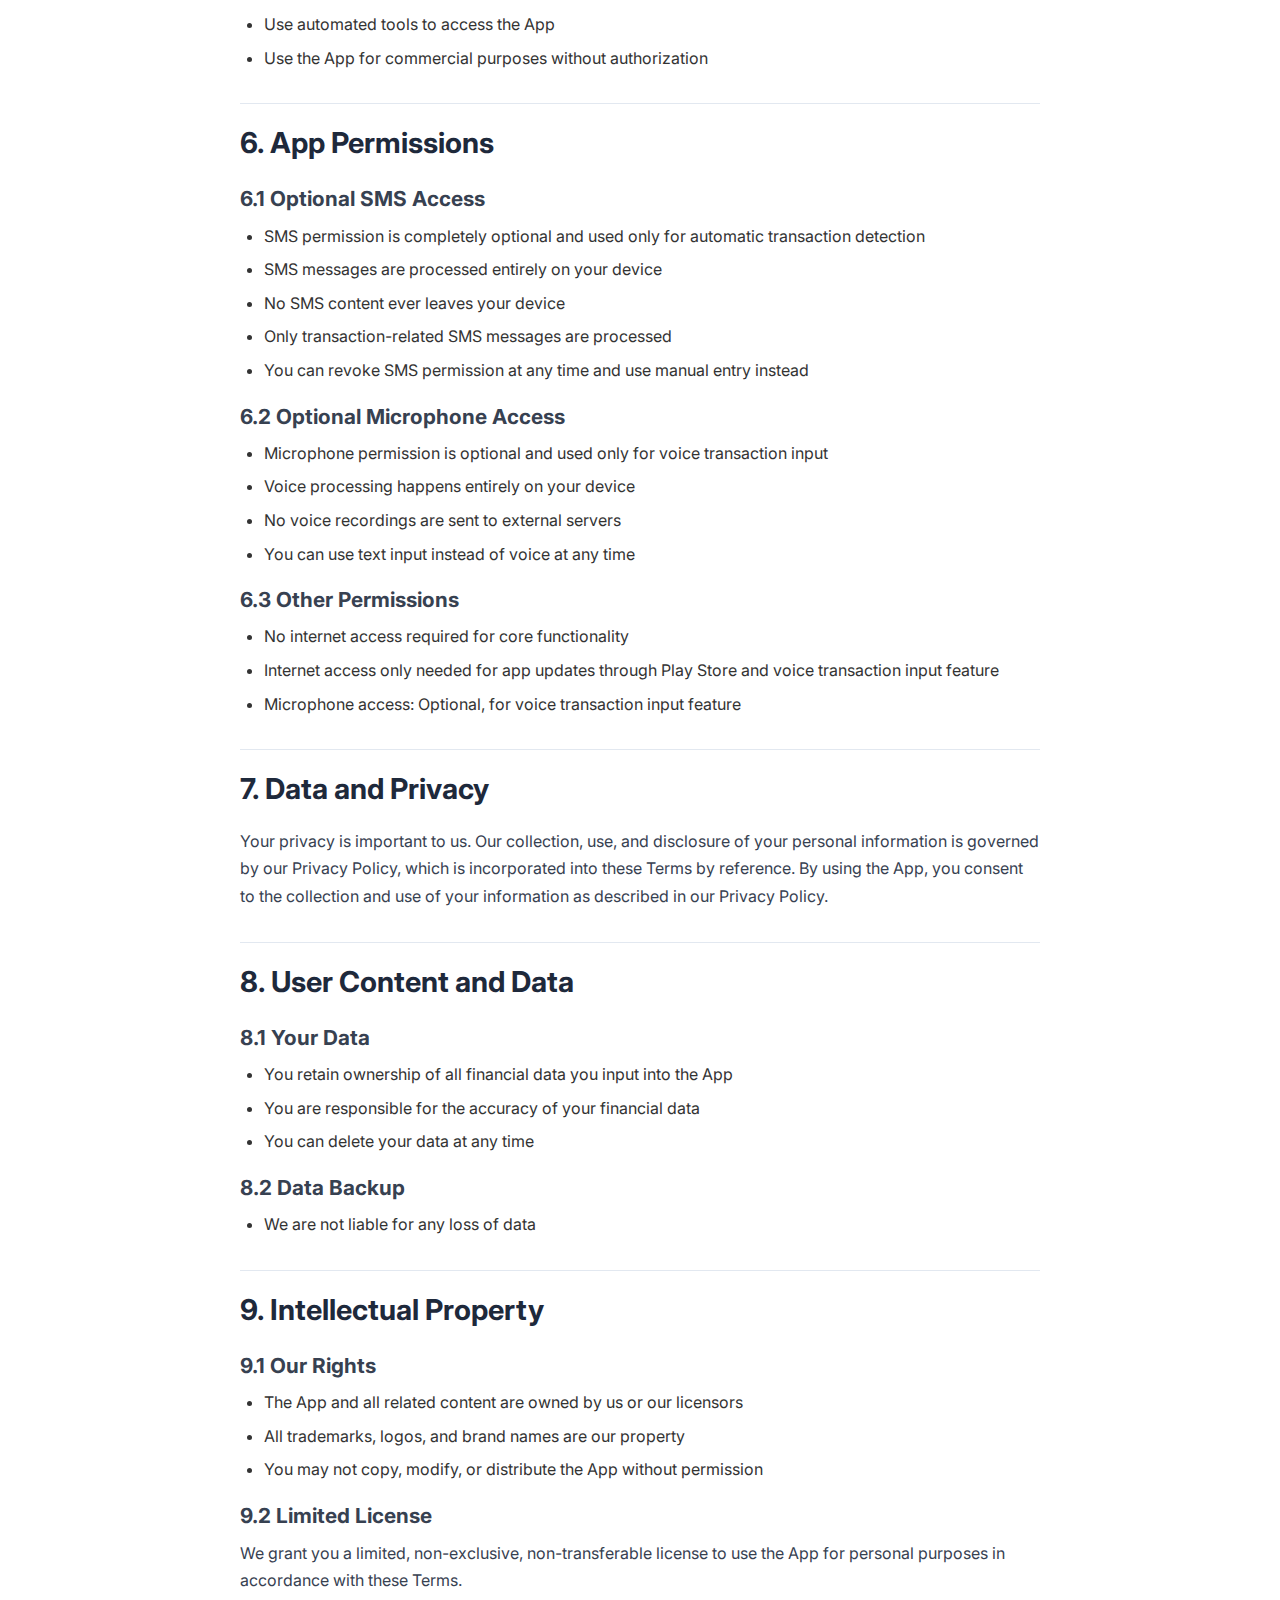
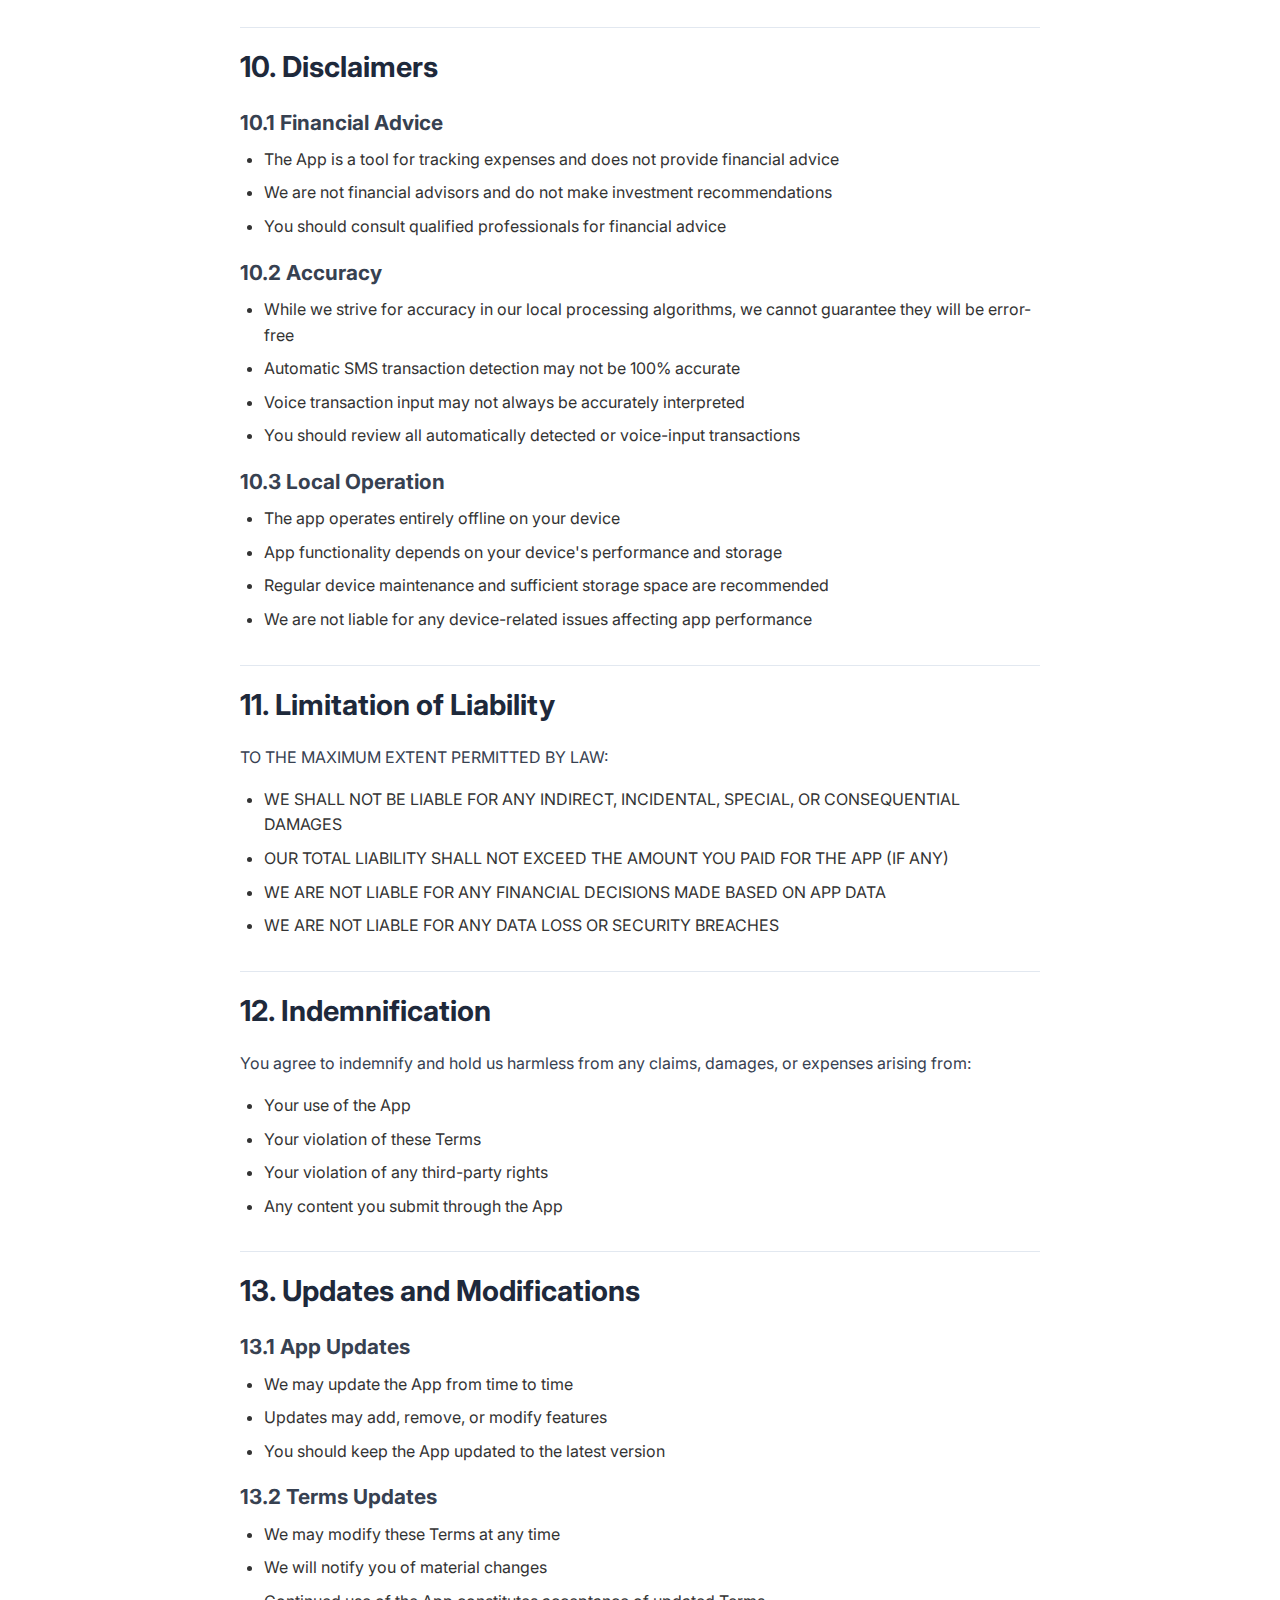
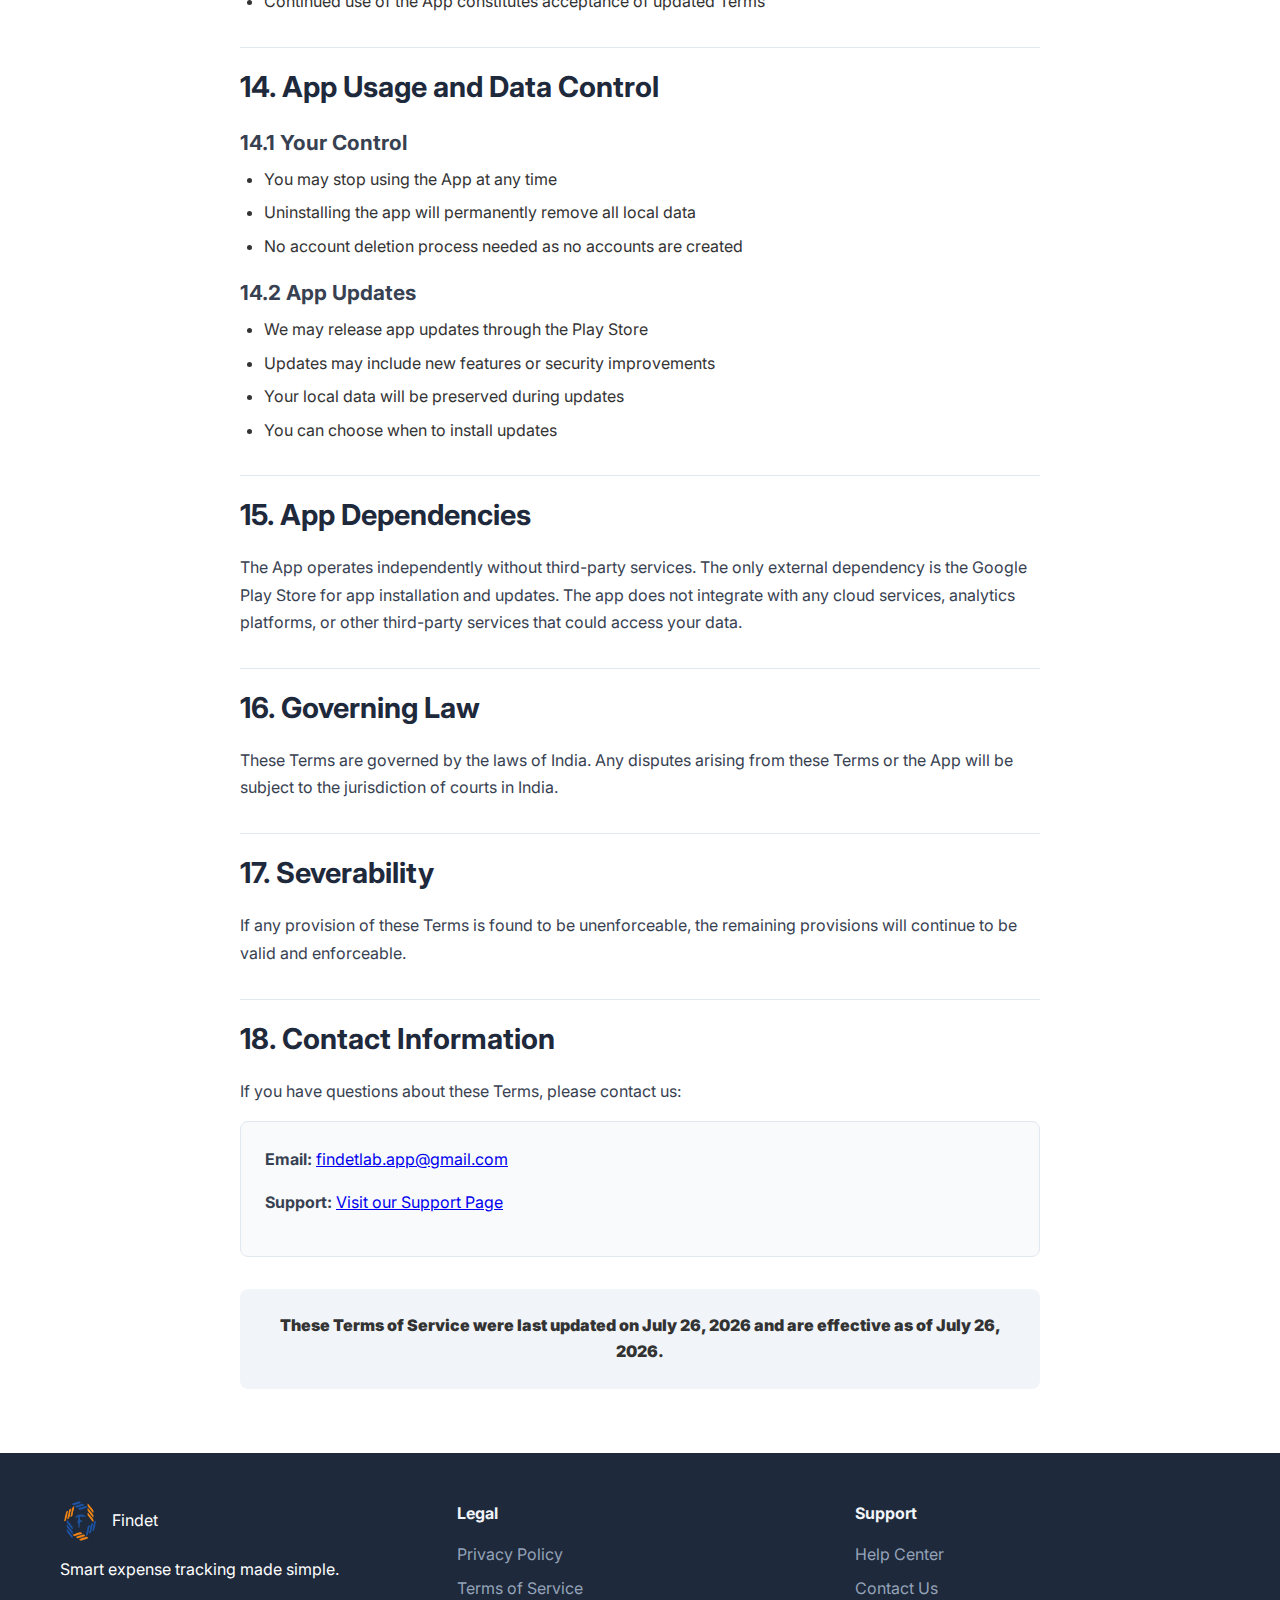
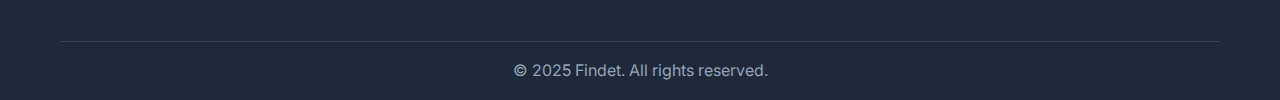
<file: terms.html>
<!DOCTYPE html>
<html lang="en">
<head>
    <meta charset="UTF-8">
    <meta name="viewport" content="width=device-width, initial-scale=1.0">
    <title>Terms of Service - Findet</title>
    <link rel="stylesheet" href="css/style.css">
    <link href="https://fonts.googleapis.com/css2?family=Inter:wght@400;500;600;700&display=swap" rel="stylesheet">
</head>
<body>
    <header>
        <nav class="container">
            <div class="nav-brand">
                <img src="images/app-icon.png" alt="Findet" class="logo">
                <span class="brand-name">Findet</span>
            </div>
            <ul class="nav-links">
                <li><a href="index.html">Home</a></li>
                <li><a href="support.html">Support</a></li>
                <li><a href="privacy-policy.html">Privacy</a></li>
            </ul>
        </nav>
    </header>

    <main class="legal-page">
        <div class="container">
            <div class="legal-content">
                <h1>Terms of Service for Findet</h1>
                
                <div class="legal-meta">
                    <p><strong>Effective Date:</strong> <span id="current-date"></span></p>
                    <p><strong>Last Updated:</strong> <span id="updated-date"></span></p>
                </div>

                <section class="legal-section">
                    <h2>1. Acceptance of Terms</h2>
                    <p>By downloading, installing, or using the Findet mobile application ("App"), you agree to be bound by these Terms of Service ("Terms"). If you do not agree to these Terms, please do not use the App.</p>
                </section>

                <section class="legal-section">
                    <h2>2. Description of Service</h2>
                    <p>Findet is a privacy-focused, offline-first personal finance management application that helps users track expenses, manage budgets, and analyze spending patterns. The App operates completely offline and stores all data locally on your device. It can optionally detect transactions from SMS messages and provides tools for manual transaction entry, voice input, and financial analysis, all processed locally on your device.</p>
                </section>

                <section class="legal-section">
                    <h2>3. Privacy and Data Storage</h2>
                    <h3>3.1 Offline Operation</h3>
                    <ul>
                        <li>No account or registration is required to use the app</li>
                        <li>All data is stored locally on your device</li>
                        <li>No data is transmitted to external servers</li>
                        <li>You maintain full control over your data</li>
                    </ul>

                    <h3>3.2 Data Security</h3>
                    <ul>
                        <li>You are responsible for maintaining your device's security</li>
                        <li>We recommend using your device's built-in security features (lock screen, biometrics)</li>
                        <li>The app encrypts all data stored on your device</li>
                        <li>Uninstalling the app will permanently delete all associated data</li>
                    </ul>
                </section>

                <section class="legal-section">
                    <h2>4. Permitted Use</h2>
                    <p>You may use the App for personal, non-commercial purposes to:</p>
                    <ul>
                        <li>Track your personal financial transactions</li>
                        <li>Manage your personal budgets and expenses</li>
                        <li>Analyze your spending patterns</li>
                    </ul>
                </section>

                <section class="legal-section">
                    <h2>5. Prohibited Use</h2>
                    <p>You agree not to:</p>
                    <ul>
                        <li>Use the App for any unlawful purpose or in violation of these Terms</li>
                        <li>Attempt to reverse engineer, decompile, or disassemble the App</li>
                        <li>Use the App to store or track someone else's financial data without permission</li>
                        <li>Use automated tools to access the App</li>
                        <li>Use the App for commercial purposes without authorization</li>
                    </ul>
                </section>

                <section class="legal-section">
                    <h2>6. App Permissions</h2>
                    <h3>6.1 Optional SMS Access</h3>
                    <ul>
                        <li>SMS permission is completely optional and used only for automatic transaction detection</li>
                        <li>SMS messages are processed entirely on your device</li>
                        <li>No SMS content ever leaves your device</li>
                        <li>Only transaction-related SMS messages are processed</li>
                        <li>You can revoke SMS permission at any time and use manual entry instead</li>
                    </ul>

                    <h3>6.2 Optional Microphone Access</h3>
                    <ul>
                        <li>Microphone permission is optional and used only for voice transaction input</li>
                        <li>Voice processing happens entirely on your device</li>
                        <li>No voice recordings are sent to external servers</li>
                        <li>You can use text input instead of voice at any time</li>
                    </ul>

                    <h3>6.3 Other Permissions</h3>
                    <ul>
                        <li>No internet access required for core functionality</li>
                        <li>Internet access only needed for app updates through Play Store and voice transaction input feature</li>
                        <li>Microphone access: Optional, for voice transaction input feature</li>
                    </ul>
                </section>

                <section class="legal-section">
                    <h2>7. Data and Privacy</h2>
                    <p>Your privacy is important to us. Our collection, use, and disclosure of your personal information is governed by our Privacy Policy, which is incorporated into these Terms by reference. By using the App, you consent to the collection and use of your information as described in our Privacy Policy.</p>
                </section>

                <section class="legal-section">
                    <h2>8. User Content and Data</h2>
                    <h3>8.1 Your Data</h3>
                    <ul>
                        <li>You retain ownership of all financial data you input into the App</li>
                        <li>You are responsible for the accuracy of your financial data</li>
                        <li>You can delete your data at any time</li>
                    </ul>

                    <h3>8.2 Data Backup</h3>
                    <ul>
                        <li>We are not liable for any loss of data</li>
                    </ul>
                </section>

                <section class="legal-section">
                    <h2>9. Intellectual Property</h2>
                    <h3>9.1 Our Rights</h3>
                    <ul>
                        <li>The App and all related content are owned by us or our licensors</li>
                        <li>All trademarks, logos, and brand names are our property</li>
                        <li>You may not copy, modify, or distribute the App without permission</li>
                    </ul>

                    <h3>9.2 Limited License</h3>
                    <p>We grant you a limited, non-exclusive, non-transferable license to use the App for personal purposes in accordance with these Terms.</p>
                </section>

                <section class="legal-section">
                    <h2>10. Disclaimers</h2>
                    <h3>10.1 Financial Advice</h3>
                    <ul>
                        <li>The App is a tool for tracking expenses and does not provide financial advice</li>
                        <li>We are not financial advisors and do not make investment recommendations</li>
                        <li>You should consult qualified professionals for financial advice</li>
                    </ul>

                    <h3>10.2 Accuracy</h3>
                    <ul>
                        <li>While we strive for accuracy in our local processing algorithms, we cannot guarantee they will be error-free</li>
                        <li>Automatic SMS transaction detection may not be 100% accurate</li>
                        <li>Voice transaction input may not always be accurately interpreted</li>
                        <li>You should review all automatically detected or voice-input transactions</li>
                    </ul>

                    <h3>10.3 Local Operation</h3>
                    <ul>
                        <li>The app operates entirely offline on your device</li>
                        <li>App functionality depends on your device's performance and storage</li>
                        <li>Regular device maintenance and sufficient storage space are recommended</li>
                        <li>We are not liable for any device-related issues affecting app performance</li>
                    </ul>
                </section>

                <section class="legal-section">
                    <h2>11. Limitation of Liability</h2>
                    <p>TO THE MAXIMUM EXTENT PERMITTED BY LAW:</p>
                    <ul>
                        <li>WE SHALL NOT BE LIABLE FOR ANY INDIRECT, INCIDENTAL, SPECIAL, OR CONSEQUENTIAL DAMAGES</li>
                        <li>OUR TOTAL LIABILITY SHALL NOT EXCEED THE AMOUNT YOU PAID FOR THE APP (IF ANY)</li>
                        <li>WE ARE NOT LIABLE FOR ANY FINANCIAL DECISIONS MADE BASED ON APP DATA</li>
                        <li>WE ARE NOT LIABLE FOR ANY DATA LOSS OR SECURITY BREACHES</li>
                    </ul>
                </section>

                <section class="legal-section">
                    <h2>12. Indemnification</h2>
                    <p>You agree to indemnify and hold us harmless from any claims, damages, or expenses arising from:</p>
                    <ul>
                        <li>Your use of the App</li>
                        <li>Your violation of these Terms</li>
                        <li>Your violation of any third-party rights</li>
                        <li>Any content you submit through the App</li>
                    </ul>
                </section>

                <section class="legal-section">
                    <h2>13. Updates and Modifications</h2>
                    <h3>13.1 App Updates</h3>
                    <ul>
                        <li>We may update the App from time to time</li>
                        <li>Updates may add, remove, or modify features</li>
                        <li>You should keep the App updated to the latest version</li>
                    </ul>

                    <h3>13.2 Terms Updates</h3>
                    <ul>
                        <li>We may modify these Terms at any time</li>
                        <li>We will notify you of material changes</li>
                        <li>Continued use of the App constitutes acceptance of updated Terms</li>
                    </ul>
                </section>

                <section class="legal-section">
                    <h2>14. App Usage and Data Control</h2>
                    <h3>14.1 Your Control</h3>
                    <ul>
                        <li>You may stop using the App at any time</li>
                        <li>Uninstalling the app will permanently remove all local data</li>
                        <li>No account deletion process needed as no accounts are created</li>
                    </ul>

                    <h3>14.2 App Updates</h3>
                    <ul>
                        <li>We may release app updates through the Play Store</li>
                        <li>Updates may include new features or security improvements</li>
                        <li>Your local data will be preserved during updates</li>
                        <li>You can choose when to install updates</li>
                    </ul>
                </section>

                <section class="legal-section">
                    <h2>15. App Dependencies</h2>
                    <p>The App operates independently without third-party services. The only external dependency is the Google Play Store for app installation and updates. The app does not integrate with any cloud services, analytics platforms, or other third-party services that could access your data.</p>
                </section>

                <section class="legal-section">
                    <h2>16. Governing Law</h2>
                    <p>These Terms are governed by the laws of India. Any disputes arising from these Terms or the App will be subject to the jurisdiction of courts in India.</p>
                </section>

                <section class="legal-section">
                    <h2>17. Severability</h2>
                    <p>If any provision of these Terms is found to be unenforceable, the remaining provisions will continue to be valid and enforceable.</p>
                </section>

                <section class="legal-section">
                    <h2>18. Contact Information</h2>
                    <p>If you have questions about these Terms, please contact us:</p>
                    
                    <div class="contact-info">
                        <p><strong>Email:</strong> <a href="mailto:findetlab.app@gmail.com">findetlab.app@gmail.com</a></p>
                        <p><strong>Support:</strong> <a href="support.html">Visit our Support Page</a></p>
                    </div>
                </section>

                <div class="legal-footer">
                    <p><strong>These Terms of Service were last updated on <span id="footer-date"></span> and are effective as of <span id="footer-effective-date"></span>.</strong></p>
                </div>
            </div>
        </div>
    </main>

    <footer>
        <div class="container">
            <div class="footer-content">
                <div class="footer-section">
                    <div class="footer-brand">
                        <img src="images/app-icon.png" alt="Findet" class="footer-logo">
                        <span class="brand-name">Findet</span>
                    </div>
                    <p>Smart expense tracking made simple.</p>
                </div>
                <div class="footer-section">
                    <h4>Legal</h4>
                    <ul>
                        <li><a href="privacy-policy.html">Privacy Policy</a></li>
                        <li><a href="terms.html">Terms of Service</a></li>
                    </ul>
                </div>
                <div class="footer-section">
                    <h4>Support</h4>
                    <ul>
                        <li><a href="support.html">Help Center</a></li>
                        <li><a href="mailto:findetlab.app@gmail.com">Contact Us</a></li>
                    </ul>
                </div>
            </div>
            <div class="footer-bottom">
                <p>&copy; 2025 Findet. All rights reserved.</p>
            </div>
        </div>
    </footer>

    <script>
        // Set current date
        const currentDate = new Date().toLocaleDateString('en-US', {
            year: 'numeric',
            month: 'long',
            day: 'numeric'
        });
        
        document.getElementById('current-date').textContent = currentDate;
        document.getElementById('updated-date').textContent = currentDate;
        document.getElementById('footer-date').textContent = currentDate;
        document.getElementById('footer-effective-date').textContent = currentDate;
    </script>
</body>
</html>
</file>
<file: css/style.css>
/* Reset and Base Styles */
* {
    margin: 0;
    padding: 0;
    box-sizing: border-box;
}

body {
    font-family: 'Inter', -apple-system, BlinkMacSystemFont, 'Segoe UI', Roboto, sans-serif;
    line-height: 1.6;
    color: #333;
    background-color: #fafafa;
}

.container {
    max-width: 1200px;
    margin: 0 auto;
    padding: 0 20px;
}

/* Header Styles */
header {
    background: #fff;
    box-shadow: 0 2px 10px rgba(0,0,0,0.1);
    position: sticky;
    top: 0;
    z-index: 100;
}

nav {
    display: flex;
    justify-content: space-between;
    align-items: center;
    padding: 1rem 0;
}

.nav-brand {
    display: flex;
    align-items: center;
    gap: 12px;
    font-weight: 600;
    font-size: 1.5rem;
    color: #2563eb;
}

.logo, .footer-logo {
    width: 40px;
    height: 40px;
    border-radius: 8px;
}

.nav-links {
    display: flex;
    list-style: none;
    gap: 2rem;
    align-items: center;
}

.nav-links a {
    text-decoration: none;
    color: #666;
    font-weight: 500;
    transition: color 0.3s ease;
    padding: 0.5rem 1rem;
    border-radius: 6px;
}

.nav-links a:hover,
.nav-links a.active {
    color: #2563eb;
    background-color: #f1f5f9;
}

/* Button Styles */
.btn {
    display: inline-block;
    padding: 12px 24px;
    border-radius: 8px;
    text-decoration: none;
    font-weight: 600;
    transition: all 0.3s ease;
    border: none;
    cursor: pointer;
    font-size: 1rem;
}

.btn-primary {
    background: #2563eb;
    color: white;
}

.btn-primary:hover {
    background: #1d4ed8;
    transform: translateY(-2px);
}

.btn-secondary {
    background: transparent;
    color: #2563eb;
    border: 2px solid #2563eb;
}

.btn-secondary:hover {
    background: #2563eb;
    color: white;
}

/* Hero Section */
.hero {
    background: linear-gradient(135deg, #667eea 0%, #764ba2 100%);
    color: white;
    padding: 5rem 0;
    min-height: 80vh;
    display: flex;
    align-items: center;
}

.hero .container {
    display: grid;
    grid-template-columns: 1fr 1fr;
    gap: 4rem;
    align-items: center;
}

.hero h1 {
    font-size: 3.5rem;
    font-weight: 700;
    margin-bottom: 1.5rem;
    line-height: 1.2;
}

.hero-subtitle {
    font-size: 1.25rem;
    margin-bottom: 2rem;
    opacity: 0.9;
}

.hero-buttons {
    display: flex;
    gap: 1rem;
    flex-wrap: wrap;
}

.hero-image {
    text-align: center;
}

.app-screenshot {
    max-width: 300px;
    width: 100%;
    height: auto;
    border-radius: 20px;
    box-shadow: 0 20px 40px rgba(0,0,0,0.2);
}

/* Features Section */
.features {
    padding: 5rem 0;
    background: white;
}

.features h2 {
    text-align: center;
    font-size: 2.5rem;
    margin-bottom: 3rem;
    color: #1e293b;
}

.features-grid {
    display: grid;
    grid-template-columns: repeat(auto-fit, minmax(350px, 1fr));
    gap: 2rem;
}

.feature-card {
    background: #f8fafc;
    padding: 2rem;
    border-radius: 12px;
    text-align: center;
    transition: transform 0.3s ease;
    border: 1px solid #e2e8f0;
}

.feature-card:hover {
    transform: translateY(-5px);
    box-shadow: 0 10px 30px rgba(0,0,0,0.1);
}

.feature-icon {
    font-size: 3rem;
    margin-bottom: 1rem;
}

.feature-card h3 {
    font-size: 1.5rem;
    margin-bottom: 1rem;
    color: #1e293b;
}

.feature-card p {
    color: #64748b;
    line-height: 1.6;
}

/* Download Section */
.download {
    background: #f1f5f9;
    padding: 4rem 0;
    text-align: center;
}

.download h2 {
    font-size: 2.5rem;
    margin-bottom: 1rem;
    color: #1e293b;
}

.download p {
    font-size: 1.25rem;
    color: #64748b;
    margin-bottom: 2rem;
}

.download-buttons {
    display: flex;
    justify-content: center;
    gap: 1rem;
    margin-bottom: 1rem;
}

.store-badge {
    height: 60px;
    transition: transform 0.3s ease;
}

.store-badge:hover {
    transform: scale(1.05);
}

.download-note {
    color: #64748b;
    font-size: 0.9rem;
}

/* About Section */
.about {
    padding: 4rem 0;
    background: white;
}

.about h2 {
    font-size: 2.5rem;
    margin-bottom: 2rem;
    color: #1e293b;
    text-align: center;
}

.about-content {
    max-width: 800px;
    margin: 0 auto;
    text-align: center;
}

.about p {
    font-size: 1.1rem;
    color: #64748b;
    margin-bottom: 1.5rem;
    line-height: 1.8;
}

/* Footer */
footer {
    background: #1e293b;
    color: white;
    padding: 3rem 0 1rem;
}

.footer-content {
    display: grid;
    grid-template-columns: repeat(auto-fit, minmax(250px, 1fr));
    gap: 2rem;
    margin-bottom: 2rem;
}

.footer-section h4 {
    margin-bottom: 1rem;
    color: #f1f5f9;
}

.footer-section ul {
    list-style: none;
}

.footer-section ul li {
    margin-bottom: 0.5rem;
}

.footer-section a {
    color: #94a3b8;
    text-decoration: none;
    transition: color 0.3s ease;
}

.footer-section a:hover {
    color: white;
}

.footer-brand {
    display: flex;
    align-items: center;
    gap: 12px;
    margin-bottom: 1rem;
}

.footer-bottom {
    border-top: 1px solid #334155;
    padding-top: 1rem;
    text-align: center;
    color: #94a3b8;
}

/* Legal Pages */
.legal-page {
    padding: 2rem 0 4rem;
    background: white;
}

.legal-content {
    max-width: 800px;
    margin: 0 auto;
}

.legal-content h1 {
    font-size: 2.5rem;
    color: #1e293b;
    margin-bottom: 1rem;
}

.legal-meta {
    background: #f1f5f9;
    padding: 1rem;
    border-radius: 8px;
    margin-bottom: 2rem;
    border-left: 4px solid #2563eb;
}

.legal-section {
    margin-bottom: 2rem;
}

.legal-section h2 {
    font-size: 1.8rem;
    color: #1e293b;
    margin-bottom: 1rem;
    padding-top: 1rem;
    border-top: 1px solid #e2e8f0;
}

.legal-section h3 {
    font-size: 1.3rem;
    color: #374151;
    margin-bottom: 0.5rem;
    margin-top: 1rem;
}

.legal-section ul {
    margin-left: 1.5rem;
    margin-bottom: 1rem;
}

.legal-section li {
    margin-bottom: 0.5rem;
    line-height: 1.6;
}

.legal-section p {
    line-height: 1.7;
    margin-bottom: 1rem;
    color: #374151;
}

.contact-info {
    background: #f8fafc;
    padding: 1.5rem;
    border-radius: 8px;
    border: 1px solid #e2e8f0;
}

.legal-footer {
    background: #f1f5f9;
    padding: 1.5rem;
    border-radius: 8px;
    margin-top: 2rem;
    text-align: center;
    font-weight: 600;
}

/* Support Page */
.support-page {
    padding: 2rem 0 4rem;
    background: white;
}

.support-header {
    text-align: center;
    margin-bottom: 3rem;
}

.support-header h1 {
    font-size: 2.5rem;
    color: #1e293b;
    margin-bottom: 1rem;
}

.support-section {
    margin-bottom: 3rem;
    max-width: 800px;
    margin-left: auto;
    margin-right: auto;
}

.support-section h2 {
    font-size: 2rem;
    color: #1e293b;
    margin-bottom: 1.5rem;
    border-bottom: 2px solid #e2e8f0;
    padding-bottom: 0.5rem;
}

.contact-grid {
    display: grid;
    grid-template-columns: repeat(auto-fit, minmax(300px, 1fr));
    gap: 2rem;
}

.contact-card {
    background: #f8fafc;
    padding: 2rem;
    border-radius: 12px;
    text-align: center;
    border: 1px solid #e2e8f0;
}

.contact-icon {
    font-size: 3rem;
    margin-bottom: 1rem;
}

.contact-card h3 {
    font-size: 1.3rem;
    margin-bottom: 0.5rem;
    color: #1e293b;
}

.contact-link {
    color: #2563eb;
    text-decoration: none;
    font-weight: 600;
}

.contact-detail {
    color: #64748b;
    font-size: 0.9rem;
}

/* FAQ Styles */
.faq-list {
    margin-bottom: 1rem;
}

.faq-item {
    border: 1px solid #e2e8f0;
    border-radius: 8px;
    margin-bottom: 1rem;
    overflow: hidden;
}

.faq-question {
    background: #f8fafc;
    padding: 1.5rem;
    cursor: pointer;
    font-size: 1.1rem;
    font-weight: 600;
    color: #1e293b;
    border: none;
    width: 100%;
    text-align: left;
    transition: background-color 0.3s ease;
}

.faq-question:hover {
    background: #f1f5f9;
}

.faq-answer {
    padding: 0 1.5rem;
    max-height: 0;
    overflow: hidden;
    transition: all 0.3s ease;
}

.faq-item.active .faq-answer {
    padding: 1.5rem;
    max-height: 500px;
}

.faq-answer p {
    margin-bottom: 1rem;
    line-height: 1.6;
    color: #374151;
}

.faq-answer ul, .faq-answer ol {
    margin-left: 1.5rem;
    margin-bottom: 1rem;
}

.faq-answer li {
    margin-bottom: 0.5rem;
    line-height: 1.6;
}

.requirements {
    display: grid;
    grid-template-columns: repeat(auto-fit, minmax(300px, 1fr));
    gap: 2rem;
}

.requirement-item {
    background: #f8fafc;
    padding: 2rem;
    border-radius: 12px;
    border: 1px solid #e2e8f0;
}

.requirement-item h3 {
    margin-bottom: 1rem;
    color: #1e293b;
}

.requirement-item ul {
    margin-left: 1.5rem;
}

.requirement-item li {
    margin-bottom: 0.5rem;
    line-height: 1.6;
}

.feedback-content {
    text-align: center;
    background: #f8fafc;
    padding: 2rem;
    border-radius: 12px;
    border: 1px solid #e2e8f0;
}

.feedback-actions {
    display: flex;
    justify-content: center;
    gap: 1rem;
    margin-top: 1.5rem;
    flex-wrap: wrap;
}

.privacy-content {
    background: #f8fafc;
    padding: 2rem;
    border-radius: 12px;
    border: 1px solid #e2e8f0;
}

.privacy-content ul {
    margin-left: 1.5rem;
    margin-bottom: 1rem;
}

.privacy-content li {
    margin-bottom: 0.5rem;
    line-height: 1.6;
}

/* Responsive Design */
@media (max-width: 768px) {
    .hero .container {
        grid-template-columns: 1fr;
        text-align: center;
    }
    
    .hero h1 {
        font-size: 2.5rem;
    }
    
    .nav-links {
        display: none;
    }
    
    .features-grid {
        grid-template-columns: 1fr;
    }
    
    .contact-grid {
        grid-template-columns: 1fr;
    }
    
    .requirements {
        grid-template-columns: 1fr;
    }
    
    .feedback-actions {
        flex-direction: column;
        align-items: center;
    }
    
    .hero-buttons {
        justify-content: center;
    }
    
    .download-buttons {
        flex-direction: column;
        align-items: center;
    }
}

@media (max-width: 480px) {
    .container {
        padding: 0 15px;
    }
    
    .hero {
        padding: 3rem 0;
    }
    
    .hero h1 {
        font-size: 2rem;
    }
    
    .hero-subtitle {
        font-size: 1.1rem;
    }
    
    .features {
        padding: 3rem 0;
    }
    
    .features h2,
    .download h2,
    .about h2 {
        font-size: 2rem;
    }
    
    .feature-card {
        padding: 1.5rem;
    }
}
</file>
